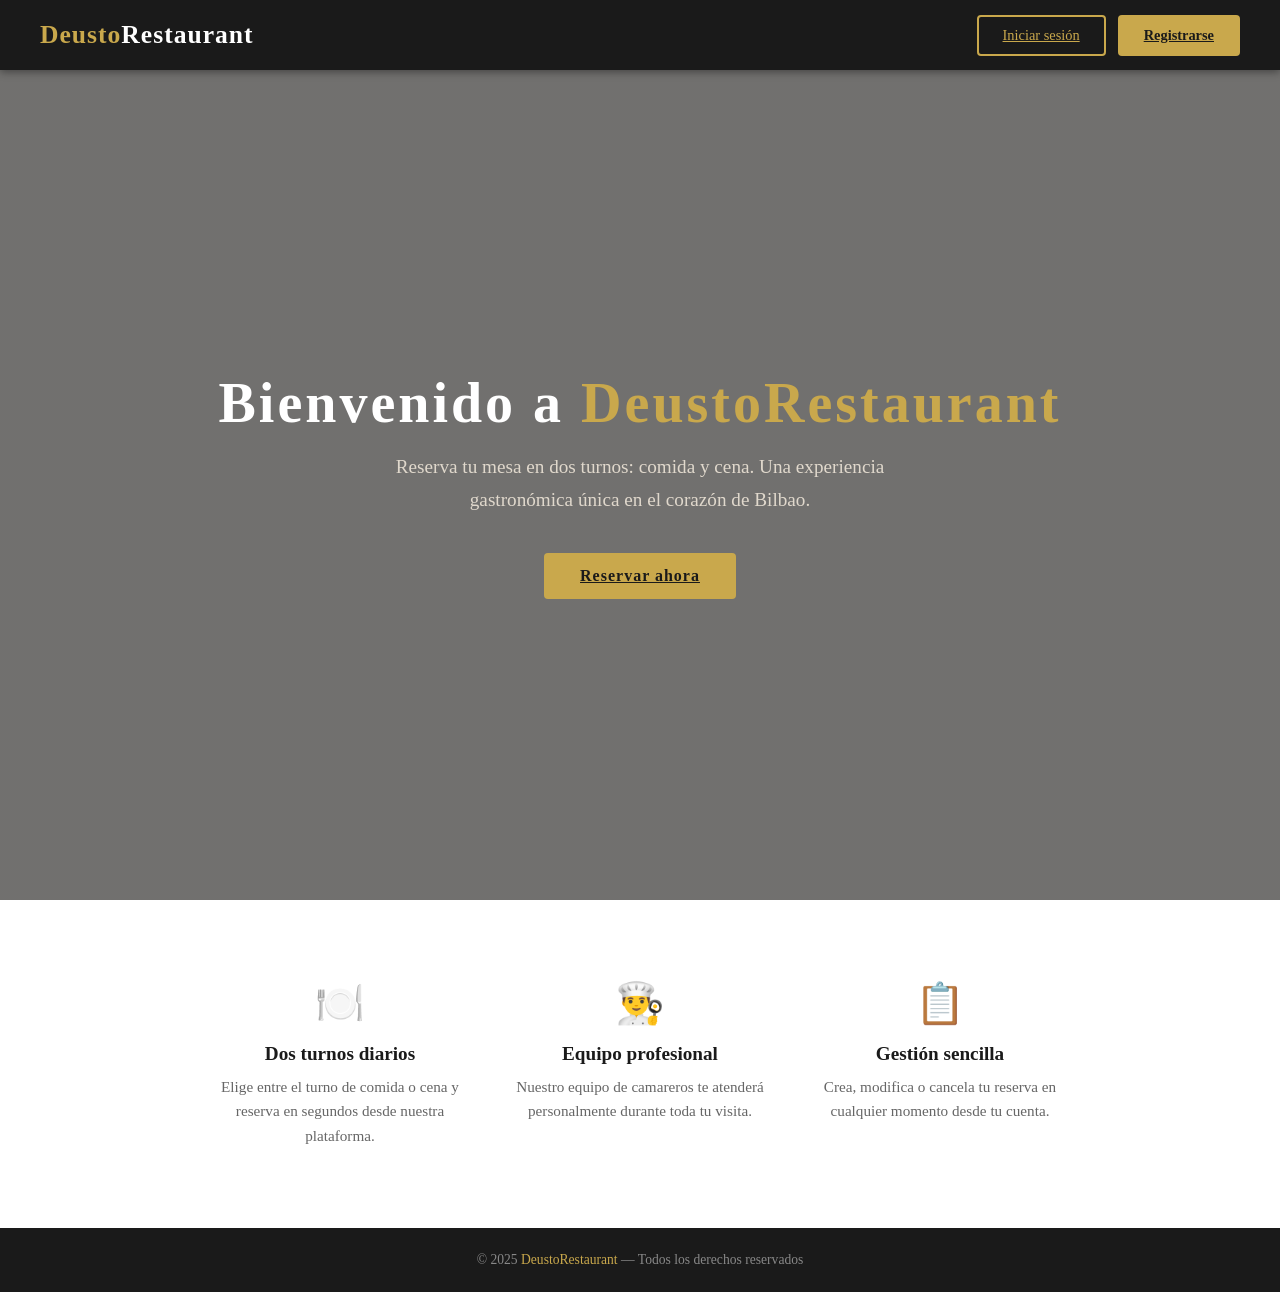
<file: frontend/index.html>
<!DOCTYPE html>
<html lang="es">
<head>
    <meta charset="UTF-8">
    <meta name="viewport" content="width=device-width, initial-scale=1.0">
    <title>DeustoRestaurant</title>
    <link rel="stylesheet" href="css/styles.css">
</head>
<body>

    <!-- NAVBAR -->
    <nav>
        <a class="nav-logo" href="index.html" style="text-decoration:none">Deusto<span>Restaurant</span></a>
        <div class="nav-buttons">
            <a href="login.html" class="btn btn-login">Iniciar sesión</a>
            <a href="registro.html" class="btn btn-register">Registrarse</a>
        </div>
    </nav>

    <!-- HERO -->
    <section class="hero">
        <h1>Bienvenido a <span>DeustoRestaurant</span></h1>
        <p>Reserva tu mesa en dos turnos: comida y cena. Una experiencia gastronómica única en el corazón de Bilbao.</p>
        <a href="registro.html" class="btn-hero">Reservar ahora</a>
    </section>

    <!-- INFO -->
    <section class="info-section">
        <div class="info-card">
            <div class="icon">🍽️</div>
            <h3>Dos turnos diarios</h3>
            <p>Elige entre el turno de comida o cena y reserva en segundos desde nuestra plataforma.</p>
        </div>
        <div class="info-card">
            <div class="icon">👨‍🍳</div>
            <h3>Equipo profesional</h3>
            <p>Nuestro equipo de camareros te atenderá personalmente durante toda tu visita.</p>
        </div>
        <div class="info-card">
            <div class="icon">📋</div>
            <h3>Gestión sencilla</h3>
            <p>Crea, modifica o cancela tu reserva en cualquier momento desde tu cuenta.</p>
        </div>
    </section>

    <!-- FOOTER -->
    <footer>
        <p>&copy; 2025 <span>DeustoRestaurant</span> — Todos los derechos reservados</p>
    </footer>

    <script src="js/app.js"></script>

</body>
</html>
                                                                                                                                                                                                                                                                                                                                                                                                                                                                                                                                                                                                                                                                                                                                                                                                                                                                                                                                                                                                                                                                                                                                                                                                                                                                                                                                                                                                                                                                                                                                                                                                                                                                                                                                                                                                                                                                                                                                                                                                                                                                                                                                                                                                                                                                                                                                                                                                                                                                                                                                                                                                                                                                                                                                                                                                                                                                                                                                                                                                                                                                                                                                                                                                                                                                                                                                                                                                                                                                                                                                                                                                                                                                                                                                                                                                                                                                                                                                                                                                                                                                                                                                                                                                                                                                                                                                                                                                                                                                                                                                                                                                                                                                                                                                                                                                                                                                                                                                                                                                                                                                                                                                                                                                                                                                                                                                                                                                                                                                                                                                                                                                                                                                                                                                                                                                                                                                                                                                                                                                                                                                                                                                                                                                                                                                                                                                                                                                                                                                                                                                                                                                                                                                                                                                                                                                                                                                                                                                                                                                                                                                                                                                                                                                                                                                                                                                                                                                                                                                                                                                                                                                                                                                                                                                                                                                                                                                                                                                                                                                                                                                                                                                                                                                                                                                                                                                                                                                                                                                                                                                                                                                                                                                                                                                                                                                                                                                                                                                                                                                                                                                                                                                                                                                                                                                                                                                                                                                                                                                                                                                                                                                                                                                                                                                                                                                                                                                                                                                                                                                                                                                                                                                                                                                                                                                                                                                                                                                                                                                                                                                                                                                                                                                                                                                                                                                                                                                                                                                                                                                                                                                                                                                                                                                                                                                                                                                                                                                                                                                                                                                                                                                                                                                                                                                                                                                                                                                                                                                                                                                                                                                                                                                                                                                                                                                                                                                                                                                                                                                                                                                                                                                                                                                                                                                                                                                                                                                                                                                                                                                                 
</file>
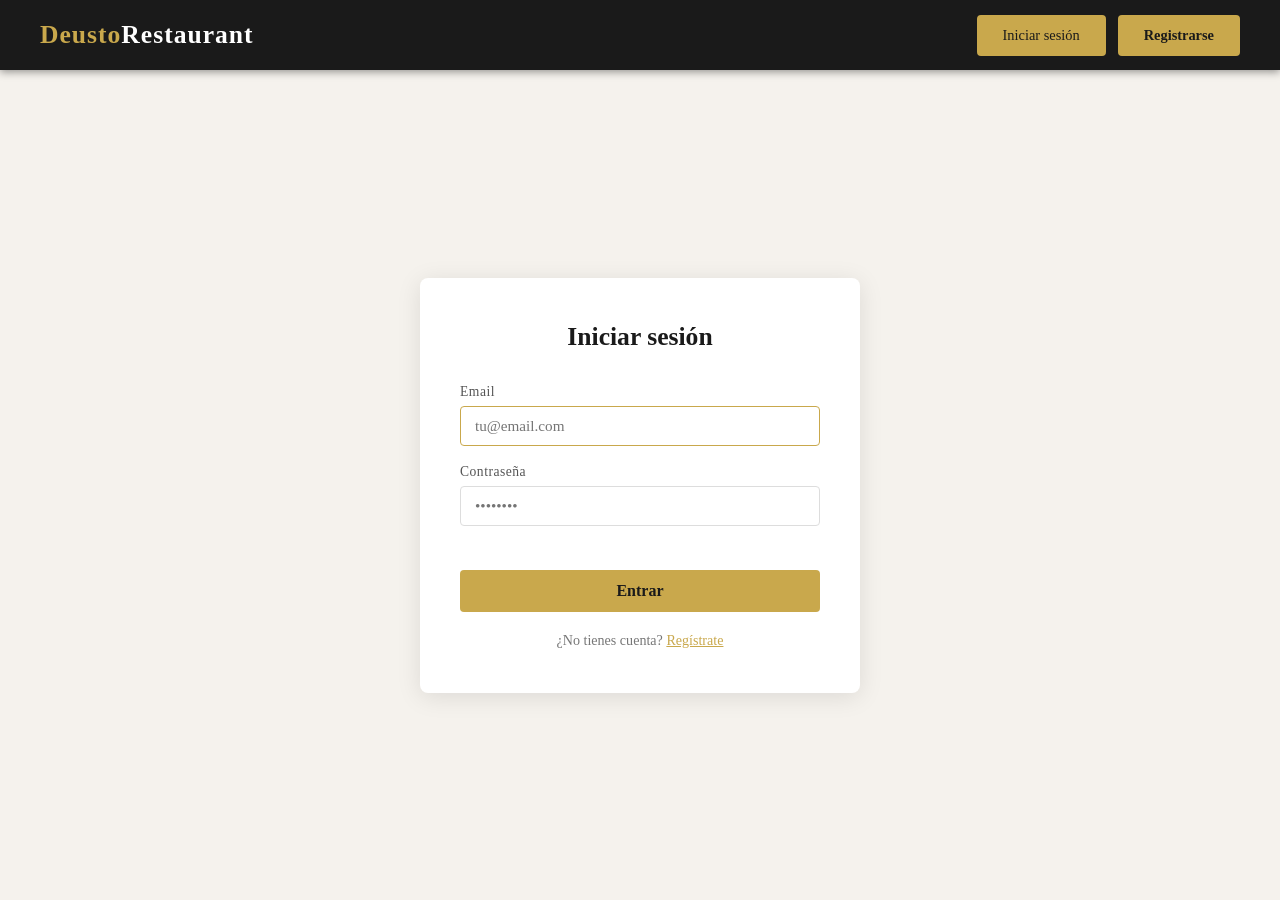
<file: frontend/dashboard.html>
<!DOCTYPE html>
<html lang="es">
<head>
    <meta charset="UTF-8">
    <meta name="viewport" content="width=device-width, initial-scale=1.0">
    <title>Inicio — DeustoRestaurant</title>
    <link rel="stylesheet" href="css/styles.css">
    <link rel="stylesheet" href="css/auth.css">
</head>
<body>

    <nav>
        <a class="nav-logo" href="index.html">Deusto<span>Restaurant</span></a>
        <div class="dashboard-nav-user">
            <span id="nav-nombre"></span>
            <button class="btn-logout" onclick="cerrarSesion()">Cerrar sesión</button>
        </div>
    </nav>

    <main class="dashboard-main">
        <h1>Hola, <span id="bienvenida-nombre"></span></h1>
        <p class="subtitle" id="subtitulo"></p>

        <!-- Opciones CLIENTE -->
        <div class="dashboard-cards" id="cards-cliente" style="display:none">
            <a class="dashboard-card" href="#">
                <div class="card-icon">📅</div>
                <h3>Nueva reserva</h3>
                <p>Reserva tu mesa para comida o cena en DeustoRestaurant.</p>
            </a>
            <a class="dashboard-card" href="#">
                <div class="card-icon">📋</div>
                <h3>Mis reservas</h3>
                <p>Consulta, modifica o cancela tus reservas activas.</p>
            </a>
            <a class="dashboard-card" href="#">
                <div class="card-icon">✉️</div>
                <h3>Mensajes</h3>
                <p>Consulta los mensajes del restaurante.</p>
            </a>
        </div>

        <!-- Opciones CAMARERO -->
        <div class="dashboard-cards" id="cards-camarero" style="display:none">
            <a class="dashboard-card" href="#">
                <div class="card-icon">📅</div>
                <h3>Mis turnos</h3>
                <p>Consulta las reservas asignadas a tu turno del día.</p>
            </a>
            <a class="dashboard-card" href="#">
                <div class="card-icon">✅</div>
                <h3>Gestionar reservas</h3>
                <p>Marca reservas como completadas o no-show.</p>
            </a>
            <a class="dashboard-card" href="#">
                <div class="card-icon">✉️</div>
                <h3>Mensajes</h3>
                <p>Consulta y envía mensajes al gerente.</p>
            </a>
        </div>

        <!-- Opciones GERENTE -->
        <div class="dashboard-cards" id="cards-gerente" style="display:none">
            <a class="dashboard-card" href="#">
                <div class="card-icon">🏠</div>
                <h3>Mi restaurante</h3>
                <p>Gestiona los datos y aforo de tu restaurante.</p>
            </a>
            <a class="dashboard-card" href="#">
                <div class="card-icon">👨‍🍳</div>
                <h3>Camareros</h3>
                <p>Contrata, asigna y gestiona el equipo de camareros.</p>
            </a>
            <a class="dashboard-card" href="#">
                <div class="card-icon">📋</div>
                <h3>Reservas</h3>
                <p>Consulta todas las reservas del restaurante.</p>
            </a>
            <a class="dashboard-card" href="#">
                <div class="card-icon">✉️</div>
                <h3>Mensajes</h3>
                <p>Comunícate con tu equipo de camareros.</p>
            </a>
        </div>
    </main>

    <script src="js/app.js"></script>
    <script src="js/dashboard.js"></script>
</body>
</html>
</file>
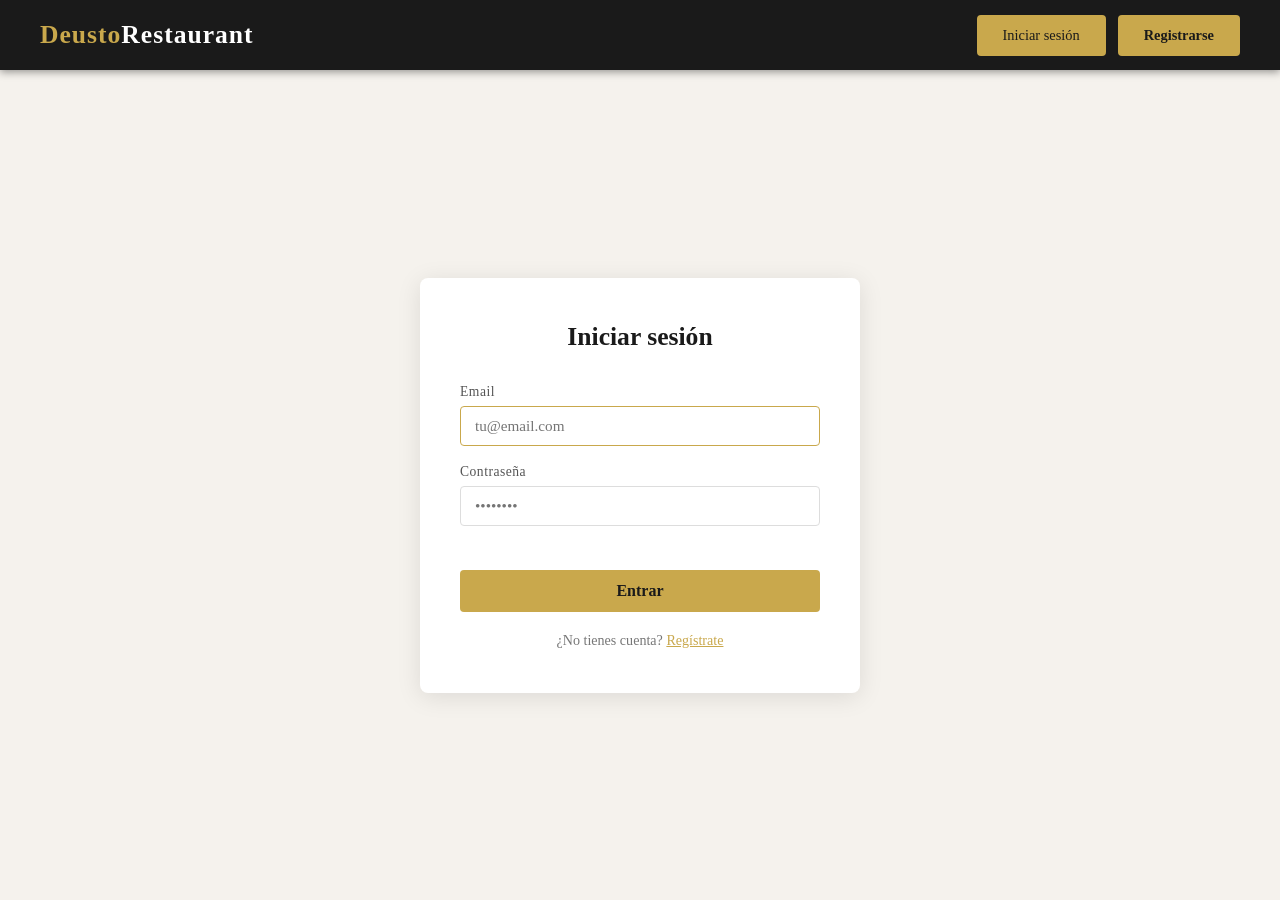
<file: frontend/login.html>
<!DOCTYPE html>
<html lang="es">
<head>
    <meta charset="UTF-8">
    <meta name="viewport" content="width=device-width, initial-scale=1.0">
    <title>Iniciar sesión — DeustoRestaurant</title>
    <link rel="stylesheet" href="css/styles.css">
    <link rel="stylesheet" href="css/auth.css">
</head>
<body class="auth-page">

    <nav>
        <a class="nav-logo" href="index.html">Deusto<span>Restaurant</span></a>
        <div class="nav-buttons">
            <a href="login.html" class="btn btn-login active-nav">Iniciar sesión</a>
            <a href="registro.html" class="btn btn-register">Registrarse</a>
        </div>
    </nav>

    <main class="auth-container">
        <div class="auth-card">
            <h2>Iniciar sesión</h2>
            <form id="form-login" onsubmit="submitLogin(event)">
                <div class="form-group">
                    <label>Email</label>
                    <input type="email" id="login-email" placeholder="tu@email.com" required autofocus>
                </div>
                <div class="form-group">
                    <label>Contraseña</label>
                    <input type="password" id="login-password" placeholder="••••••••" required>
                </div>
                <p class="error-msg" id="login-error"></p>
                <button type="submit" class="btn-submit">Entrar</button>
            </form>
            <div class="auth-switch">
                ¿No tienes cuenta? <a href="registro.html">Regístrate</a>
            </div>
        </div>
    </main>

    <script src="js/app.js"></script>
    <script src="js/login.js"></script>
</body>
</html>
</file>
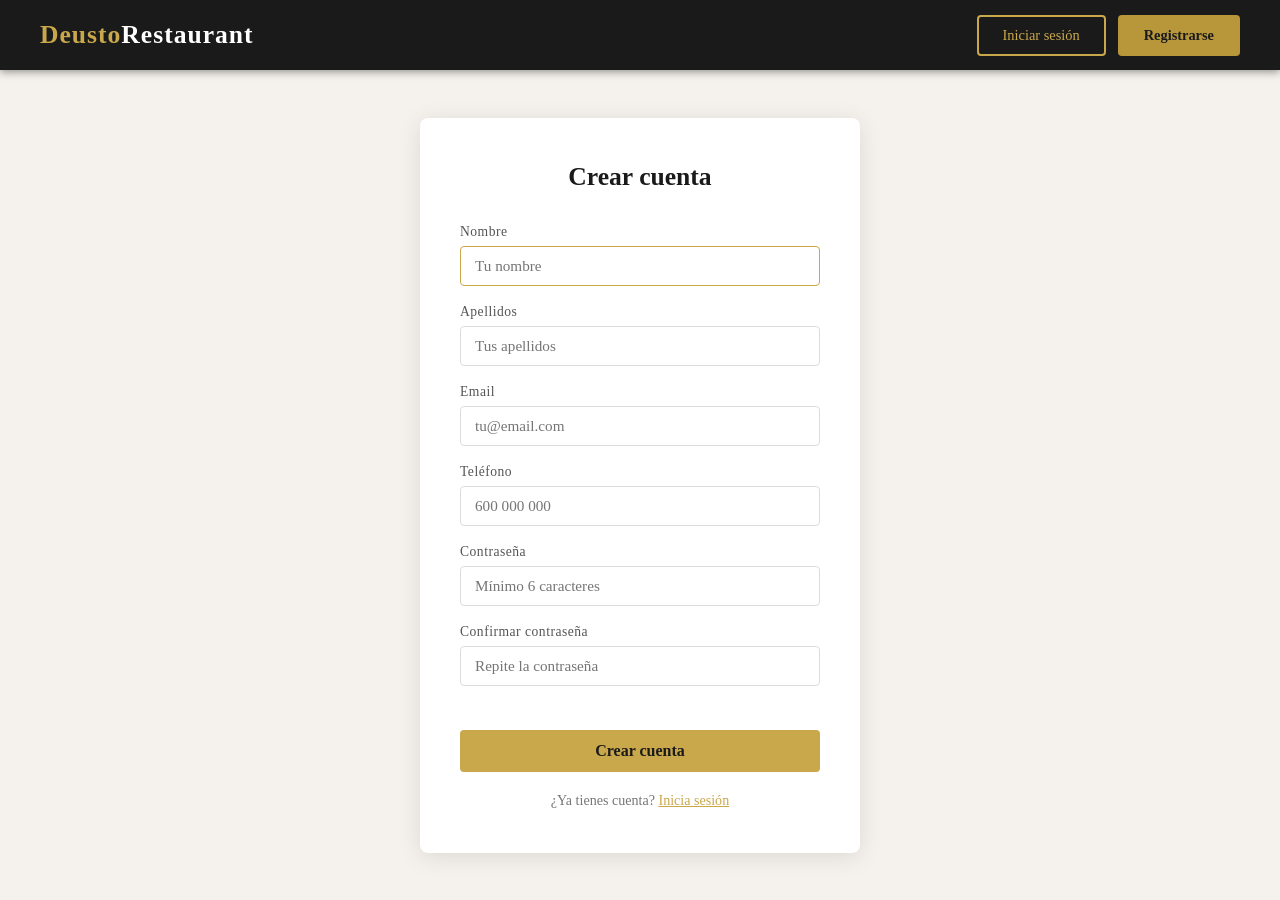
<file: frontend/registro.html>
<!DOCTYPE html>
<html lang="es">
<head>
    <meta charset="UTF-8">
    <meta name="viewport" content="width=device-width, initial-scale=1.0">
    <title>Crear cuenta — DeustoRestaurant</title>
    <link rel="stylesheet" href="css/styles.css">
    <link rel="stylesheet" href="css/auth.css">
</head>
<body class="auth-page">

    <nav>
        <a class="nav-logo" href="index.html">Deusto<span>Restaurant</span></a>
        <div class="nav-buttons">
            <a href="login.html" class="btn btn-login">Iniciar sesión</a>
            <a href="registro.html" class="btn btn-register active-nav">Registrarse</a>
        </div>
    </nav>

    <main class="auth-container">
        <div class="auth-card">
            <h2>Crear cuenta</h2>
            <form id="form-registro" onsubmit="submitRegistro(event)">
                <div class="form-group">
                    <label>Nombre</label>
                    <input type="text" id="reg-nombre" placeholder="Tu nombre" required autofocus>
                </div>
                <div class="form-group">
                    <label>Apellidos</label>
                    <input type="text" id="reg-apellidos" placeholder="Tus apellidos" required>
                </div>
                <div class="form-group">
                    <label>Email</label>
                    <input type="email" id="reg-email" placeholder="tu@email.com" required>
                </div>
                <div class="form-group">
                    <label>Teléfono</label>
                    <input type="tel" id="reg-telefono" placeholder="600 000 000">
                </div>
                <div class="form-group">
                    <label>Contraseña</label>
                    <input type="password" id="reg-password" placeholder="Mínimo 6 caracteres" required minlength="6">
                </div>
                <div class="form-group">
                    <label>Confirmar contraseña</label>
                    <input type="password" id="reg-password2" placeholder="Repite la contraseña" required>
                </div>
                <p class="error-msg" id="reg-error"></p>
                <button type="submit" class="btn-submit">Crear cuenta</button>
            </form>
            <div class="auth-switch">
                ¿Ya tienes cuenta? <a href="login.html">Inicia sesión</a>
            </div>
        </div>
    </main>

    <script src="js/app.js"></script>
    <script src="js/registro.js"></script>
</body>
</html>
</file>
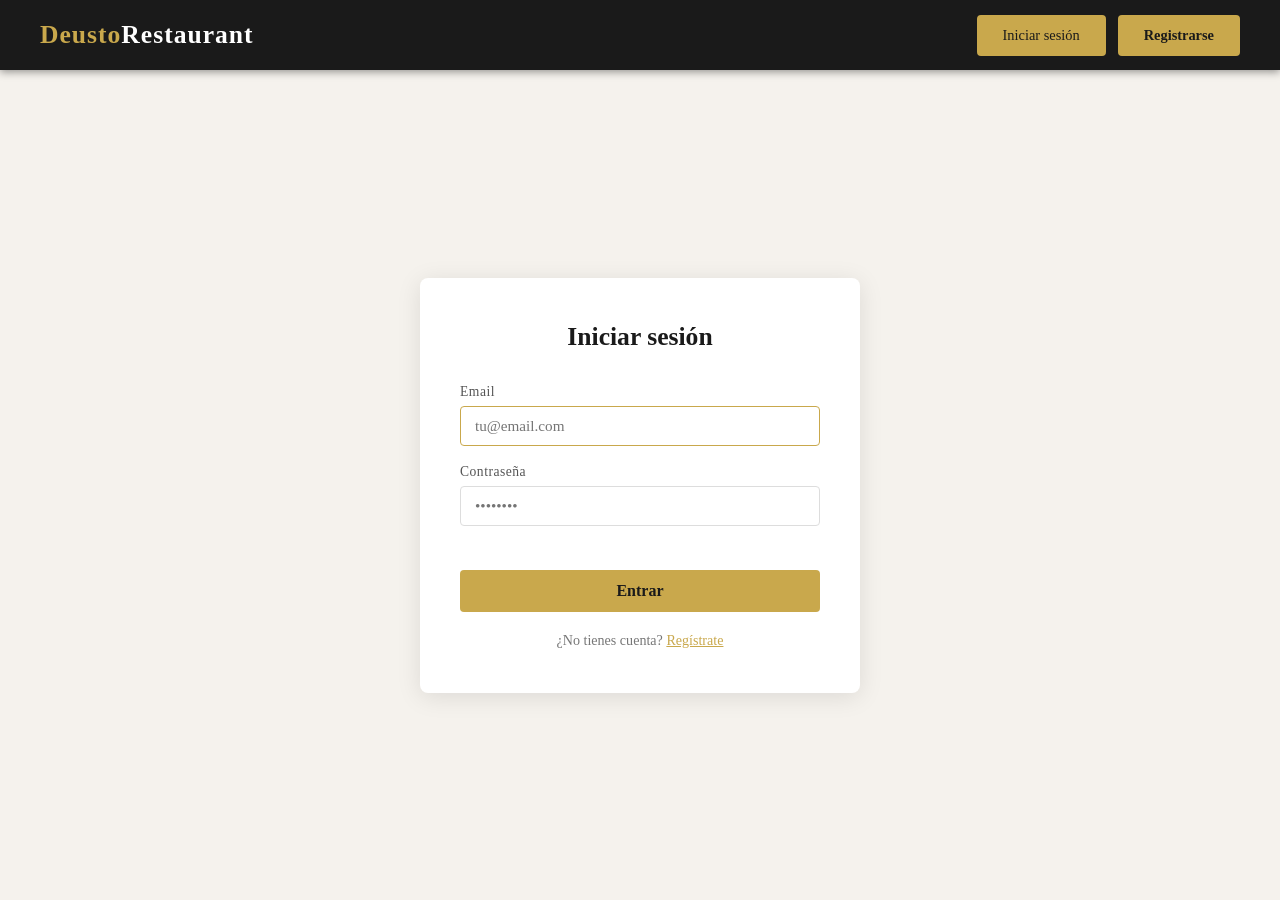
<file: src/main/resources/static/dashboard-camarero.html>
<!DOCTYPE html>
<html lang="es">
<head>
    <meta charset="UTF-8">
    <meta name="viewport" content="width=device-width, initial-scale=1.0">
    <title>Panel Camarero — DeustoRestaurant</title>
    <link rel="stylesheet" href="css/styles.css">
    <link rel="stylesheet" href="css/auth.css">
    <style>
        .tabs { display:flex; gap:8px; margin-bottom:36px; border-bottom:2px solid #e8e3da; }
        .tab-btn {
            padding:12px 28px; background:transparent; border:none; border-bottom:3px solid transparent;
            font-family:'Georgia',serif; font-size:1rem; color:#888; cursor:pointer; transition:all 0.2s; margin-bottom:-2px;
        }
        .tab-btn.active { color:#1a1a1a; border-bottom-color:#c9a84c; font-weight:bold; }
        .tab-btn:hover:not(.active) { color:#555; }
        .tab-panel { display:none; }
        .tab-panel.active { display:block; }
        .form-grid { display:grid; grid-template-columns:1fr 1fr; gap:20px; }
        .form-group { display:flex; flex-direction:column; gap:6px; }
        .form-group.full { grid-column:1/-1; }
        .form-group label { font-size:0.85rem; color:#555; font-weight:bold; }
        .form-group input, .form-group select, .form-group textarea {
            padding:10px 14px; border:1px solid #ddd; border-radius:4px;
            font-family:'Georgia',serif; font-size:0.95rem; outline:none; transition:border-color 0.2s;
        }
        .form-group input:focus, .form-group select:focus { border-color:#c9a84c; }
        .form-group textarea { resize:vertical; min-height:80px; }
        .btn-submit {
            padding:12px 32px; background:#c9a84c; color:#1a1a1a; border:none; border-radius:4px;
            font-family:'Georgia',serif; font-size:1rem; font-weight:bold; cursor:pointer; transition:background 0.2s;
        }
        .btn-submit:hover { background:#b8973b; }
        .form-card { background:#fff; border-radius:8px; padding:36px; box-shadow:0 2px 12px rgba(0,0,0,0.07); max-width:620px; }
        .success-msg { color:#2e7d32; font-size:0.9rem; margin-top:10px; display:block; }
        .error-msg   { color:#c0392b; font-size:0.9rem; margin-top:10px; display:block; }
        table { width:100%; border-collapse:collapse; background:#fff; border-radius:8px; overflow:hidden; box-shadow:0 2px 12px rgba(0,0,0,0.07); }
        thead { background:#1a1a1a; color:#c9a84c; }
        thead th { padding:14px 20px; text-align:left; font-size:0.85rem; letter-spacing:0.5px; }
        tbody tr { border-bottom:1px solid #f0ece4; transition:background 0.15s; }
        tbody tr:hover { background:#faf8f5; }
        tbody td { padding:14px 20px; font-size:0.92rem; color:#333; }
        .empty-msg { text-align:center; color:#aaa; padding:32px; font-size:0.95rem; }
        .badge { display:inline-block; padding:4px 12px; border-radius:20px; font-size:0.78rem; font-weight:bold; }
        .badge-confirmada { background:#e8f5e9; color:#2e7d32; }
        .badge-pendiente  { background:#fff8e1; color:#f57f17; }
        .badge-completada { background:#e3f2fd; color:#1565c0; }
        .badge-cancelada  { background:#fce4ec; color:#c62828; }
        .badge-no_show    { background:#f3e5f5; color:#6a1b9a; }
        .filtros { display:flex; align-items:center; gap:16px; margin-bottom:24px; flex-wrap:wrap; }
        .filtros label { font-size:0.85rem; color:#555; font-weight:bold; }
        .filtros input, .filtros select {
            padding:8px 14px; border:1px solid #ddd; border-radius:4px;
            font-family:'Georgia',serif; font-size:0.9rem; outline:none;
        }
        .filtros input:focus, .filtros select:focus { border-color:#c9a84c; }
        .btn-buscar {
            padding:8px 20px; background:#c9a84c; color:#1a1a1a; border:none; border-radius:4px;
            font-family:'Georgia',serif; font-weight:bold; cursor:pointer; transition:background 0.2s;
        }
        .btn-buscar:hover { background:#b8973b; }
        .btn-editar {
            padding:6px 14px; background:transparent; border:1px solid #1565c0; color:#1565c0;
            border-radius:4px; font-family:'Georgia',serif; font-size:0.82rem; cursor:pointer; transition:all 0.2s;
        }
        .btn-editar:hover { background:#1565c0; color:#fff; }
        .seccion-titulo { font-size:1.3rem; color:#1a1a1a; margin-bottom:24px; border-bottom:2px solid #c9a84c; padding-bottom:8px; }
        .modal-overlay { display:none; position:fixed; inset:0; background:rgba(0,0,0,0.5); z-index:100; justify-content:center; align-items:center; }
        .modal-overlay.open { display:flex; }
        .modal { background:#fff; border-radius:8px; padding:36px; width:100%; max-width:400px; box-shadow:0 8px 40px rgba(0,0,0,0.2); }
        .modal h3 { font-size:1.2rem; margin-bottom:20px; color:#1a1a1a; }
        .modal-actions { display:flex; gap:12px; margin-top:24px; justify-content:flex-end; }
        .btn-secondary {
            padding:10px 20px; background:transparent; border:1px solid #bbb; color:#555;
            border-radius:4px; font-family:'Georgia',serif; cursor:pointer; transition:all 0.2s;
        }
        .btn-secondary:hover { border-color:#555; color:#333; }
    </style>
</head>
<body>
    <nav>
        <a class="nav-logo" href="index.html">Deusto<span>Restaurant</span></a>
        <div class="dashboard-nav-user">
            <span id="nav-nombre"></span>
            <button class="btn-logout" onclick="cerrarSesion()">Cerrar sesión</button>
        </div>
    </nav>

    <main class="dashboard-main">
        <h1>Panel <span>Camarero</span></h1>
        <p class="subtitle" id="subtitulo"></p>
        <div class="tabs">
            <button class="tab-btn active" data-tab="crear" onclick="cambiarTab('crear')">🍽 Crear reserva</button>
            <button class="tab-btn" data-tab="reservas" onclick="cambiarTab('reservas')">📋 Visualizar reservas</button>
        </div>

        <!-- CREAR RESERVA -->
        <div class="tab-panel active" id="tab-crear">
            <div class="form-card">
                <h2 class="seccion-titulo">Nueva reserva</h2>
                <form id="form-reserva" onsubmit="crearReserva(event)">
                    <div class="form-grid">
                        <div class="form-group full">
                            <label>Restaurante</label>
                            <select id="res-restaurante" required onchange="actualizarRestaurante()">
                                <option value="">Selecciona un restaurante...</option>
                            </select>
                        </div>
                        <div class="form-group full">
                            <label>Cliente</label>
                            <select id="res-cliente" required>
                                <option value="">— Selecciona cliente —</option>
                            </select>
                        </div>
                        <div class="form-group">
                            <label>Fecha</label>
                            <input type="date" id="res-fecha" required>
                        </div>
                        <div class="form-group">
                            <label>Turno</label>
                            <select id="res-turno" required>
                                <option value="">— Selecciona —</option>
                                <option value="COMIDA">🍽 Comida (13:00 – 16:00)</option>
                                <option value="CENA">🌙 Cena (20:00 – 23:00)</option>
                            </select>
                        </div>
                        <div class="form-group">
                            <label>Número de comensales</label>
                            <input type="number" id="res-comensales" min="1" max="20" placeholder="Ej: 2" required>
                        </div>
                        <div class="form-group full">
                            <label>Observaciones (opcional)</label>
                            <textarea id="res-obs" placeholder="Alergias, silla para bebé..."></textarea>
                        </div>
                    </div>
                    <br>
                    <button type="submit" class="btn-submit">Crear reserva</button>
                    <span class="error-msg" id="res-error"></span>
                    <span class="success-msg" id="res-ok"></span>
                </form>
            </div>
        </div>

        <!-- VISUALIZAR RESERVAS -->
        <div class="tab-panel" id="tab-reservas">
            <h2 class="seccion-titulo">Reservas del restaurante</h2>
            <div class="filtros">
                <label>Restaurante:</label>
                <select id="filtro-restaurante" onchange="cargarReservas()">
                    <option value="">Todos</option>
                </select>
                <label>Fecha:</label>
                <input type="date" id="filtro-fecha">
                <label>Turno:</label>
                <select id="filtro-turno">
                    <option value="">Todos</option>
                    <option value="COMIDA">Comida</option>
                    <option value="CENA">Cena</option>
                </select>
                <button class="btn-buscar" onclick="cargarReservas()">Buscar</button>
            </div>
            <table>
                <thead>
                    <tr><th>Restaurante</th><th>Cliente</th><th>Fecha</th><th>Turno</th><th>Comensales</th><th>Estado</th><th></th></tr>
                </thead>
                <tbody id="tabla-reservas">
                    <tr><td colspan="7" class="empty-msg">Selecciona una fecha para ver reservas.</td></tr>
                </tbody>
            </table>

            <div style="margin-top:2.5rem;">
                <h3 class="seccion-titulo" style="font-size:1.1rem;color:#c62828;display:flex;align-items:center;gap:8px;">
                    <span style="display:inline-block;width:10px;height:10px;border-radius:50%;background:#f57f17;"></span>
                    Reservas pendientes de confirmar
                </h3>
                <table>
                    <thead>
                        <tr><th>Restaurante</th><th>Cliente</th><th>Fecha</th><th>Turno</th><th>Comensales</th><th>Observaciones</th><th></th></tr>
                    </thead>
                    <tbody id="tabla-pendientes">
                        <tr><td colspan="7" class="empty-msg">Cargando...</td></tr>
                    </tbody>
                </table>
            </div>
        </div>
    </main>

    <!-- Modal editar estado -->
    <div class="modal-overlay" id="modal-estado">
        <div class="modal">
            <h3>Cambiar estado de reserva</h3>
            <div class="form-group">
                <label>Nuevo estado</label>
                <select id="nuevo-estado">
                    <option value="PENDIENTE">PENDIENTE</option>
                    <option value="CONFIRMADA">CONFIRMADA</option>
                    <option value="COMPLETADA">COMPLETADA</option>
                    <option value="NO_SHOW">NO_SHOW</option>
                </select>
            </div>
            <div class="modal-actions">
                <button class="btn-secondary" onclick="cerrarModal()">Cancelar</button>
                <button class="btn-submit" onclick="guardarEstado()">Guardar</button>
            </div>
        </div>
    </div>

    <script src="js/app.js"></script>
    <script>
        const usuario = JSON.parse(sessionStorage.getItem('usuario'));
        if (!usuario || usuario.rol !== 'CAMARERO') window.location.href = 'login.html';

        document.getElementById('nav-nombre').textContent = usuario.nombre + ' ' + (usuario.apellidos || '');
        document.getElementById('subtitulo').textContent = usuario.nombreRestaurante || '';
        document.getElementById('res-fecha').min = new Date().toISOString().split('T')[0];
        document.getElementById('filtro-fecha').value = new Date().toISOString().split('T')[0];

        let restauranteId = null;
        let reservaEditandoId = null;
        let todosRestaurantes = [];

        async function init() {
            try {
                const r = await fetch(`${API_BASE}/restaurantes/activos`);
                todosRestaurantes = await r.json();

                const selRest = document.getElementById('res-restaurante');
                const filtroRest = document.getElementById('filtro-restaurante');
                todosRestaurantes.forEach(rest => {
                    const opt1 = document.createElement('option');
                    opt1.value = rest.id;
                    opt1.textContent = rest.nombre + (rest.direccion ? ' — ' + rest.direccion : '');
                    selRest.appendChild(opt1);

                    const opt2 = document.createElement('option');
                    opt2.value = rest.id;
                    opt2.textContent = rest.nombre;
                    filtroRest.appendChild(opt2);
                });
                if (todosRestaurantes.length) restauranteId = todosRestaurantes[0].id;

                const rc = await fetch(`${API_BASE}/usuarios/rol/CLIENTE`);
                const clientes = await rc.json();
                const sel = document.getElementById('res-cliente');
                clientes.forEach(c => {
                    const opt = document.createElement('option');
                    opt.value = c.id;
                    opt.textContent = c.nombre + ' ' + (c.apellidos || '') + ' — ' + c.email;
                    sel.appendChild(opt);
                });
            } catch(e) { console.error(e); }
        }

        function actualizarRestaurante() {
            restauranteId = parseInt(document.getElementById('res-restaurante').value);
        }

        function cambiarTab(nombre) {
            document.querySelectorAll('.tab-btn').forEach(b => b.classList.toggle('active', b.dataset.tab === nombre));
            document.querySelectorAll('.tab-panel').forEach(p => p.classList.toggle('active', p.id === 'tab-' + nombre));
            if (nombre === 'reservas') { cargarReservas(); cargarPendientes(); }
        }

        async function crearReserva(e) {
            e.preventDefault();
            const errorEl = document.getElementById('res-error');
            const okEl    = document.getElementById('res-ok');
            errorEl.textContent = ''; okEl.textContent = '';
            if (!restauranteId) { errorEl.textContent = 'Selecciona un restaurante.'; return; }

            const body = {
                fecha: document.getElementById('res-fecha').value,
                turno: document.getElementById('res-turno').value,
                numComensales: parseInt(document.getElementById('res-comensales').value),
                observaciones: document.getElementById('res-obs').value.trim(),
                clienteId: parseInt(document.getElementById('res-cliente').value),
                restauranteId
            };
            try {
                const res = await fetch(`${API_BASE}/reservas`, {
                    method: 'POST', headers: { 'Content-Type': 'application/json' }, body: JSON.stringify(body)
                });
                if (res.status === 400) { errorEl.textContent = 'No quedan plazas disponibles para ese turno.'; return; }
                if (!res.ok) { errorEl.textContent = 'Error del servidor.'; return; }
                okEl.textContent = '¡Reserva creada con éxito!';
                document.getElementById('form-reserva').reset();
                document.getElementById('res-fecha').min = new Date().toISOString().split('T')[0];
            } catch { errorEl.textContent = 'No se pudo conectar con el servidor.'; }
        }

        async function cargarReservas() {
            const tbody = document.getElementById('tabla-reservas');
            tbody.innerHTML = '<tr><td colspan="7" class="empty-msg">Cargando...</td></tr>';
            try {
                const filtroRestId = document.getElementById('filtro-restaurante').value;
                const fecha = document.getElementById('filtro-fecha').value;
                const turno = document.getElementById('filtro-turno').value;

                let reservas = [];
                if (filtroRestId) {
                    const res = await fetch(`${API_BASE}/reservas/restaurante/${filtroRestId}`);
                    reservas = await res.json();
                } else {
                    const promesas = todosRestaurantes.map(r => fetch(`${API_BASE}/reservas/restaurante/${r.id}`).then(r => r.json()));
                    const resultados = await Promise.all(promesas);
                    reservas = resultados.flat();
                }

                if (fecha) reservas = reservas.filter(r => r.fecha === fecha);
                if (turno) reservas = reservas.filter(r => r.turno === turno);

                if (!reservas.length) { tbody.innerHTML = '<tr><td colspan="7" class="empty-msg">No hay reservas para ese filtro.</td></tr>'; return; }
                tbody.innerHTML = reservas.map(r => `
                    <tr>
                        <td>${r.nombreRestaurante || '—'}</td>
                        <td>${r.nombreCliente || '—'}</td>
                        <td>${r.fecha}</td>
                        <td>${r.turno === 'COMIDA' ? '🍽 Comida' : '🌙 Cena'}</td>
                        <td>${r.numComensales} personas</td>
                        <td><span class="badge badge-${r.estado.toLowerCase()}">${r.estado}</span></td>
                        <td><button class="btn-editar" onclick="abrirModal(${r.id}, '${r.estado}')">Editar estado</button></td>
                    </tr>`).join('');
            } catch { tbody.innerHTML = '<tr><td colspan="7" class="empty-msg">Error al cargar.</td></tr>'; }
        }

        async function cargarPendientes() {
            const filtroRest = document.getElementById('filtro-restaurante').value;
            const tbody = document.getElementById('tabla-pendientes');
            const url = filtroRest
                ? `${API_BASE}/reservas/pendientes/restaurante/${filtroRest}`
                : `${API_BASE}/reservas/pendientes`;
            try {
                const res = await fetch(url);
                const pendientes = await res.json();
                if (!pendientes.length) {
                    tbody.innerHTML = '<tr><td colspan="7" class="empty-msg">No hay reservas pendientes.</td></tr>';
                    return;
                }
                tbody.innerHTML = pendientes.map(r => `
                    <tr>
                        <td>${r.nombreRestaurante}</td>
                        <td>${r.nombreCliente}</td>
                        <td>${r.fecha}</td>
                        <td>${r.turno}</td>
                        <td>${r.numComensales}</td>
                        <td>${r.observaciones || '—'}</td>
                        <td><button class="btn-editar" onclick="confirmarReserva(${r.id})">Confirmar</button></td>
                    </tr>`).join('');
            } catch { tbody.innerHTML = '<tr><td colspan="7" class="empty-msg">Error al cargar.</td></tr>'; }
        }

        async function confirmarReserva(id) {
            await fetch(`${API_BASE}/reservas/${id}/estado`, {
                method: 'PUT', headers: { 'Content-Type': 'application/json' },
                body: JSON.stringify({ estado: 'CONFIRMADA' })
            });
            cargarReservas();
            cargarPendientes();
        }

        function abrirModal(id, estadoActual) {
            reservaEditandoId = id;
            document.getElementById('nuevo-estado').value = estadoActual;
            document.getElementById('modal-estado').classList.add('open');
        }
        function cerrarModal() {
            reservaEditandoId = null;
            document.getElementById('modal-estado').classList.remove('open');
        }
        async function guardarEstado() {
            const estado = document.getElementById('nuevo-estado').value;
            await fetch(`${API_BASE}/reservas/${reservaEditandoId}/estado`, {
                method: 'PUT', headers: { 'Content-Type': 'application/json' }, body: JSON.stringify({ estado })
            });
            cerrarModal();
            cargarReservas();
            cargarPendientes();
        }

        function cerrarSesion() { sessionStorage.removeItem('usuario'); window.location.href = 'login.html'; }
        init();
    </script>
</body>
</html>
</file>
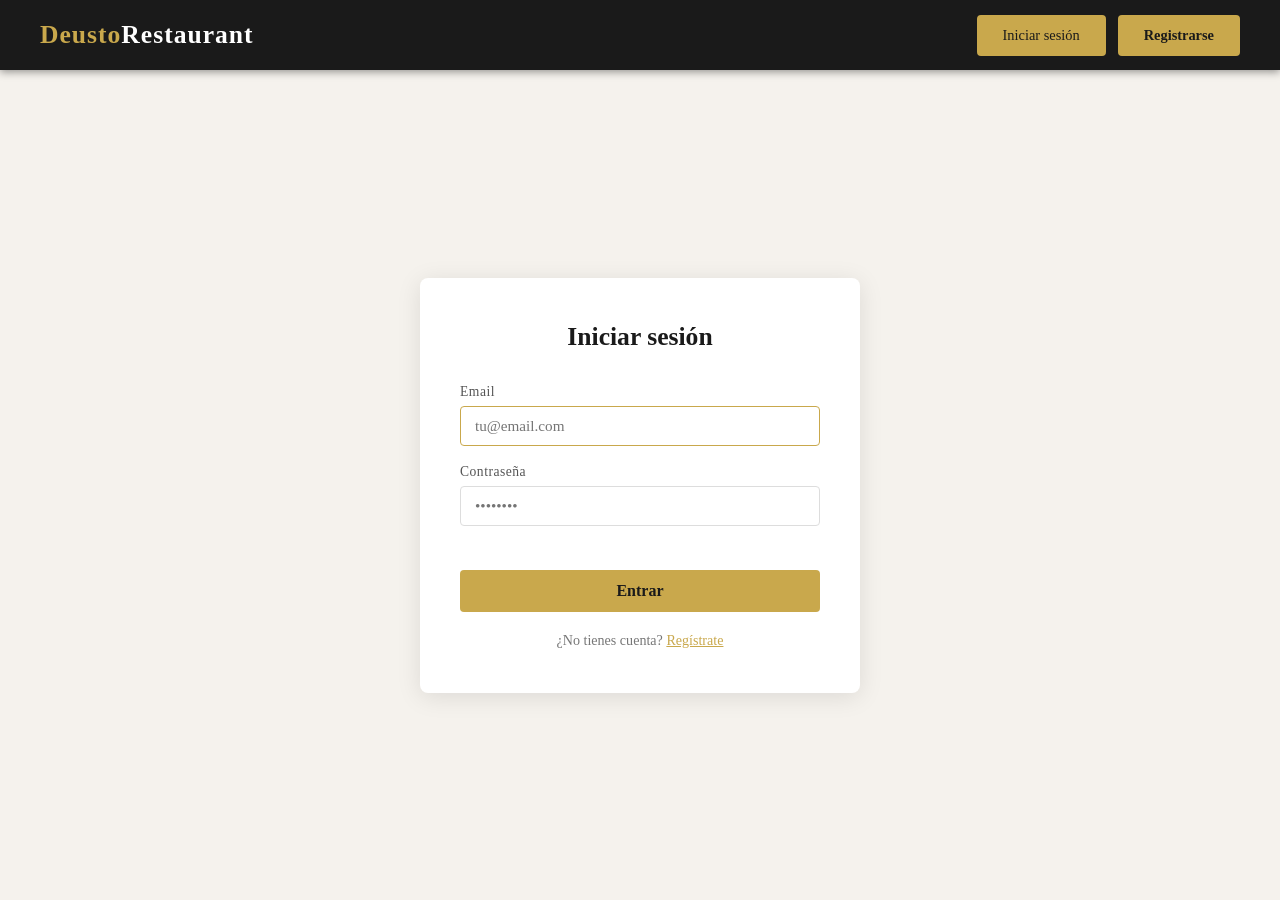
<file: src/main/resources/static/dashboard-cliente.html>
<!DOCTYPE html>
<html lang="es">
<head>
    <meta charset="UTF-8">
    <meta name="viewport" content="width=device-width, initial-scale=1.0">
    <title>Mi Panel — DeustoRestaurant</title>
    <link rel="stylesheet" href="css/styles.css">
    <link rel="stylesheet" href="css/auth.css">
    <style>
        .tabs { display:flex; gap:8px; margin-bottom:36px; border-bottom:2px solid #e8e3da; }
        .tab-btn {
            padding:12px 28px; background:transparent; border:none; border-bottom:3px solid transparent;
            font-family:'Georgia',serif; font-size:1rem; color:#888; cursor:pointer; transition:all 0.2s; margin-bottom:-2px;
        }
        .tab-btn.active { color:#1a1a1a; border-bottom-color:#c9a84c; font-weight:bold; }
        .tab-btn:hover:not(.active) { color:#555; }
        .tab-panel { display:none; }
        .tab-panel.active { display:block; }
        .form-grid { display:grid; grid-template-columns:1fr 1fr; gap:20px; }
        .form-group { display:flex; flex-direction:column; gap:6px; }
        .form-group.full { grid-column:1/-1; }
        .form-group label { font-size:0.85rem; color:#555; font-weight:bold; }
        .form-group input, .form-group select, .form-group textarea {
            padding:10px 14px; border:1px solid #ddd; border-radius:4px;
            font-family:'Georgia',serif; font-size:0.95rem; outline:none; transition:border-color 0.2s;
        }
        .form-group input:focus, .form-group select:focus, .form-group textarea:focus { border-color:#c9a84c; }
        .form-group textarea { resize:vertical; min-height:80px; }
        .btn-submit {
            padding:12px 32px; background:#c9a84c; color:#1a1a1a; border:none; border-radius:4px;
            font-family:'Georgia',serif; font-size:1rem; font-weight:bold; cursor:pointer; transition:background 0.2s;
        }
        .btn-submit:hover { background:#b8973b; }
        .form-card { background:#fff; border-radius:8px; padding:36px; box-shadow:0 2px 12px rgba(0,0,0,0.07); max-width:620px; }
        .success-msg { color:#2e7d32; font-size:0.9rem; margin-top:10px; display:block; }
        .error-msg   { color:#c0392b; font-size:0.9rem; margin-top:10px; display:block; }
        table { width:100%; border-collapse:collapse; background:#fff; border-radius:8px; overflow:hidden; box-shadow:0 2px 12px rgba(0,0,0,0.07); }
        thead { background:#1a1a1a; color:#c9a84c; }
        thead th { padding:14px 20px; text-align:left; font-size:0.85rem; letter-spacing:0.5px; }
        tbody tr { border-bottom:1px solid #f0ece4; transition:background 0.15s; }
        tbody tr:hover { background:#faf8f5; }
        tbody td { padding:14px 20px; font-size:0.92rem; color:#333; }
        .empty-msg { text-align:center; color:#aaa; padding:32px; font-size:0.95rem; }
        .badge { display:inline-block; padding:4px 12px; border-radius:20px; font-size:0.78rem; font-weight:bold; }
        .badge-confirmada { background:#e8f5e9; color:#2e7d32; }
        .badge-pendiente  { background:#fff8e1; color:#f57f17; }
        .badge-completada { background:#e3f2fd; color:#1565c0; }
        .badge-cancelada  { background:#fce4ec; color:#c62828; }
        .badge-no_show    { background:#f3e5f5; color:#6a1b9a; }
        .btn-cancelar {
            padding:6px 14px; background:transparent; border:1px solid #c62828; color:#c62828;
            border-radius:4px; font-family:'Georgia',serif; font-size:0.82rem; cursor:pointer; transition:all 0.2s;
        }
        .btn-cancelar:hover { background:#c62828; color:#fff; }
        .seccion-titulo { font-size:1.3rem; color:#1a1a1a; margin-bottom:24px; border-bottom:2px solid #c9a84c; padding-bottom:8px; }
        .disponibilidad-info {
            background:#faf8f5; border-radius:6px; padding:12px 16px;
            display:none; align-items:center; gap:12px; margin-bottom:8px;
        }
        .disponibilidad-info.visible { display:flex; }
        .disponibilidad-numero { font-size:1.8rem; font-weight:bold; color:#c9a84c; }
        .disponibilidad-texto { font-size:0.88rem; color:#555; }
        .disponibilidad-texto.lleno { color:#c62828; font-weight:bold; }

        /* ── Notificaciones ── */
        .notif-btn { position:relative; background:none; border:none; cursor:pointer; font-size:1.3rem; padding:4px 8px; color:#fff; }
        .notif-badge { position:absolute; top:0; right:0; background:#c62828; color:#fff; border-radius:50%; font-size:0.65rem; font-weight:bold; min-width:17px; height:17px; display:flex; align-items:center; justify-content:center; padding:0 3px; }
        .notif-panel { display:none; position:absolute; top:calc(100% + 8px); right:0; width:340px; max-height:420px; background:#fff; border-radius:10px; box-shadow:0 8px 30px rgba(0,0,0,0.18); z-index:1000; overflow:hidden; flex-direction:column; }
        .notif-panel.open { display:flex; }
        .notif-panel-header { padding:12px 16px; background:#1a237e; color:#fff; display:flex; justify-content:space-between; align-items:center; font-family:'Georgia',serif; font-size:0.95rem; font-weight:bold; }
        .notif-panel-header button { background:none; border:1px solid rgba(255,255,255,0.5); color:#fff; border-radius:4px; padding:3px 10px; font-size:0.75rem; cursor:pointer; }
        .notif-list { overflow-y:auto; flex:1; }
        .notif-item { padding:12px 16px; border-bottom:1px solid #f0f0f0; cursor:pointer; transition:background 0.15s; }
        .notif-item:hover { background:#f5f5f5; }
        .notif-item.no-leida { background:#fff8e1; border-left:3px solid #f57f17; }
        .notif-item.no-leida:hover { background:#fff3cd; }
        .notif-msg { font-size:0.88rem; color:#333; line-height:1.4; }
        .notif-fecha { font-size:0.75rem; color:#999; margin-top:4px; }
        .notif-empty { padding:24px; text-align:center; color:#aaa; font-size:0.9rem; }
        .notif-wrapper { position:relative; }
    </style>
</head>
<body>
    <nav>
        <a class="nav-logo" href="index.html">Deusto<span>Restaurant</span></a>
        <div class="dashboard-nav-user">
            <span id="nav-nombre"></span>
            <div class="notif-wrapper">
                <button class="notif-btn" id="btn-notif" onclick="toggleNotifPanel()" title="Notificaciones">
                    🔔
                    <span class="notif-badge" id="notif-badge" style="display:none">0</span>
                </button>
                <div class="notif-panel" id="notif-panel">
                    <div class="notif-panel-header">
                        <span>Notificaciones</span>
                        <button onclick="marcarTodasLeidas()">Marcar todas como leídas</button>
                    </div>
                    <div class="notif-list" id="notif-list">
                        <div class="notif-empty">Sin notificaciones</div>
                    </div>
                </div>
            </div>
            <button class="btn-logout" onclick="cerrarSesion()">Cerrar sesión</button>
        </div>
    </nav>
    <main class="dashboard-main">
        <h1>Hola, <span id="bienvenida-nombre"></span></h1>
        <p class="subtitle">¿Qué quieres hacer hoy?</p>
        <div class="tabs">
            <button class="tab-btn active" data-tab="crear" onclick="cambiarTab('crear')">🍽 Crear reserva</button>
            <button class="tab-btn" data-tab="mis-reservas" onclick="cambiarTab('mis-reservas')">📋 Mis reservas</button>
        </div>

        <!-- CREAR RESERVA -->
        <div class="tab-panel active" id="tab-crear">
            <div class="form-card">
                <h2 class="seccion-titulo">Nueva reserva</h2>
                <form id="form-reserva" onsubmit="crearReserva(event)">
                    <div class="form-grid">
                        <div class="form-group full">
                            <label>Restaurante</label>
                            <select id="res-restaurante" required onchange="comprobarDisponibilidad()">
                                <option value="">Selecciona un restaurante...</option>
                            </select>
                        </div>
                        <div class="form-group">
                            <label>Fecha</label>
                            <input type="date" id="res-fecha" required onchange="comprobarDisponibilidad()">
                        </div>
                        <div class="form-group">
                            <label>Turno</label>
                            <select id="res-turno" required onchange="comprobarDisponibilidad()">
                                <option value="">— Selecciona —</option>
                                <option value="COMIDA">🍽 Comida (13:00 – 16:00)</option>
                                <option value="CENA">🌙 Cena (20:00 – 23:00)</option>
                            </select>
                        </div>
                        <div class="form-group full">
                            <div class="disponibilidad-info" id="disp-info">
                                <div class="disponibilidad-numero" id="disp-numero">—</div>
                                <div class="disponibilidad-texto" id="disp-texto">plazas disponibles</div>
                            </div>
                        </div>
                        <div class="form-group">
                            <label>Número de comensales</label>
                            <input type="number" id="res-comensales" min="1" max="20" placeholder="Ej: 2" required>
                        </div>
                        <div class="form-group full">
                            <label>Observaciones (opcional)</label>
                            <textarea id="res-obs" placeholder="Alergias, silla para bebé, ocasión especial..."></textarea>
                        </div>
                    </div>
                    <br>
                    <button type="submit" class="btn-submit">Reservar mesa</button>
                    <span class="error-msg" id="res-error"></span>
                    <span class="success-msg" id="res-ok"></span>
                </form>
            </div>
        </div>

        <!-- MIS RESERVAS -->
        <div class="tab-panel" id="tab-mis-reservas">
            <h2 class="seccion-titulo">Mis reservas</h2>
            <table>
                <thead>
                    <tr><th>Restaurante</th><th>Fecha</th><th>Turno</th><th>Comensales</th><th>Estado</th><th></th></tr>
                </thead>
                <tbody id="tabla-reservas">
                    <tr><td colspan="6" class="empty-msg">Cargando...</td></tr>
                </tbody>
            </table>
        </div>
    </main>

    <script src="js/app.js"></script>
    <script>
        const usuario = JSON.parse(sessionStorage.getItem('usuario'));
        if (!usuario || usuario.rol !== 'CLIENTE') window.location.href = 'login.html';

        document.getElementById('nav-nombre').textContent = usuario.nombre + ' ' + (usuario.apellidos || '');
        document.getElementById('bienvenida-nombre').textContent = usuario.nombre;
        document.getElementById('res-fecha').min = new Date().toISOString().split('T')[0];
        document.getElementById('res-fecha').value = new Date().toISOString().split('T')[0];

        let restaurantes = [];

        async function cargarRestaurantes() {
            try {
                const res = await fetch(`${API_BASE}/restaurantes/activos`);
                restaurantes = await res.json();
                const select = document.getElementById('res-restaurante');
                restaurantes.forEach(r => {
                    const opt = document.createElement('option');
                    opt.value = r.id;
                    opt.textContent = r.nombre + (r.direccion ? ' — ' + r.direccion : '');
                    opt.dataset.aforoComida = r.aforoMaximoComida;
                    opt.dataset.aforoCena = r.aforoMaximoCena;
                    select.appendChild(opt);
                });
            } catch (e) { console.error('Error cargando restaurantes:', e); }
        }

        async function comprobarDisponibilidad() {
            const restauranteId = document.getElementById('res-restaurante').value;
            const fecha = document.getElementById('res-fecha').value;
            const turno = document.getElementById('res-turno').value;
            if (!restauranteId || !fecha || !turno) return;

            try {
                const res = await fetch(`${API_BASE}/reservas/turno?restauranteId=${restauranteId}&fecha=${fecha}&turno=${turno}`);
                const reservas = await res.json();

                const select = document.getElementById('res-restaurante');
                const opt = select.options[select.selectedIndex];
                const aforoMax = turno === 'COMIDA'
                    ? parseInt(opt.dataset.aforoComida)
                    : parseInt(opt.dataset.aforoCena);

                const ocupadas = reservas
                    .filter(r => r.estado !== 'CANCELADA')
                    .reduce((acc, r) => acc + r.numComensales, 0);
                const libres = Math.max(0, aforoMax - ocupadas);

                const infoEl  = document.getElementById('disp-info');
                const numEl   = document.getElementById('disp-numero');
                const textoEl = document.getElementById('disp-texto');

                numEl.textContent = libres;
                infoEl.classList.add('visible');

                if (libres === 0) {
                    textoEl.textContent = 'Sin plazas disponibles para este turno';
                    textoEl.className = 'disponibilidad-texto lleno';
                } else {
                    textoEl.textContent = `plazas disponibles de ${aforoMax}`;
                    textoEl.className = 'disponibilidad-texto';
                }
                document.getElementById('res-comensales').max = libres;
            } catch (e) { console.error('Error disponibilidad:', e); }
        }

        function cambiarTab(nombre) {
            document.querySelectorAll('.tab-btn').forEach(b => b.classList.toggle('active', b.dataset.tab === nombre));
            document.querySelectorAll('.tab-panel').forEach(p => p.classList.toggle('active', p.id === 'tab-' + nombre));
            if (nombre === 'mis-reservas') cargarMisReservas();
        }

        async function crearReserva(e) {
            e.preventDefault();
            const errorEl = document.getElementById('res-error');
            const okEl    = document.getElementById('res-ok');
            errorEl.textContent = ''; okEl.textContent = '';

            const body = {
                fecha: document.getElementById('res-fecha').value,
                turno: document.getElementById('res-turno').value,
                numComensales: parseInt(document.getElementById('res-comensales').value),
                observaciones: document.getElementById('res-obs').value.trim(),
                clienteId: usuario.id,
                restauranteId: parseInt(document.getElementById('res-restaurante').value)
            };

            try {
                const res = await fetch(`${API_BASE}/reservas`, {
                    method: 'POST', headers: { 'Content-Type': 'application/json' }, body: JSON.stringify(body)
                });
                if (res.status === 400) { errorEl.textContent = 'No quedan plazas disponibles para ese turno.'; return; }
                if (!res.ok) { errorEl.textContent = 'Error del servidor.'; return; }
                okEl.textContent = '¡Reserva creada con éxito!';
                document.getElementById('form-reserva').reset();
                document.getElementById('res-fecha').min = new Date().toISOString().split('T')[0];
                document.getElementById('res-fecha').value = new Date().toISOString().split('T')[0];
                cargarRestaurantes();
            } catch { errorEl.textContent = 'No se pudo conectar con el servidor.'; }
        }

        async function cargarMisReservas() {
            const tbody = document.getElementById('tabla-reservas');
            tbody.innerHTML = '<tr><td colspan="6" class="empty-msg">Cargando...</td></tr>';
            try {
                const res = await fetch(`${API_BASE}/reservas/cliente/${usuario.id}`);
                const reservas = await res.json();
                if (!reservas.length) {
                    tbody.innerHTML = '<tr><td colspan="6" class="empty-msg">No tienes reservas aún.</td></tr>';
                    return;
                }
                tbody.innerHTML = reservas.map(r => `
                    <tr>
                        <td>${r.nombreRestaurante || '—'}</td>
                        <td>${r.fecha}</td>
                        <td>${r.turno === 'COMIDA' ? '🍽 Comida' : '🌙 Cena'}</td>
                        <td>${r.numComensales} personas</td>
                        <td><span class="badge badge-${r.estado.toLowerCase()}">${r.estado}</span></td>
                        <td>${(r.estado === 'PENDIENTE' || r.estado === 'CONFIRMADA')
                            ? `<button class="btn-cancelar" onclick="cancelar(${r.id})">Cancelar</button>` : ''}</td>
                    </tr>`).join('');
            } catch { tbody.innerHTML = '<tr><td colspan="6" class="empty-msg">Error al cargar.</td></tr>'; }
        }

        async function cancelar(id) {
            if (!confirm('¿Seguro que quieres cancelar esta reserva?')) return;
            await fetch(`${API_BASE}/reservas/${id}/cancelar`, { method: 'PUT' });
            cargarMisReservas();
        }

        function cerrarSesion() { sessionStorage.removeItem('usuario'); window.location.href = 'login.html'; }

        cargarRestaurantes();

        // ── Notificaciones ──────────────────────────────────────
        let notifInterval = null;

        async function cargarNotificaciones() {
            try {
                const res = await fetch(`${API_BASE}/notificaciones/usuario/${usuario.id}`);
                const lista = await res.json();
                const noLeidas = lista.filter(n => !n.leida).length;

                const badge = document.getElementById('notif-badge');
                if (noLeidas > 0) {
                    badge.textContent = noLeidas > 99 ? '99+' : noLeidas;
                    badge.style.display = 'flex';
                } else {
                    badge.style.display = 'none';
                }

                const listEl = document.getElementById('notif-list');
                if (!lista.length) {
                    listEl.innerHTML = '<div class="notif-empty">Sin notificaciones</div>';
                    return;
                }
                listEl.innerHTML = lista.map(n => `
                    <div class="notif-item ${n.leida ? '' : 'no-leida'}" onclick="leerNotif(${n.id}, this)">
                        <div class="notif-msg">${n.mensaje}</div>
                        <div class="notif-fecha">${formatearFechaNotif(n.fechaCreacion)}</div>
                    </div>`).join('');
            } catch {}
        }

        function formatearFechaNotif(isoStr) {
            if (!isoStr) return '';
            const d = new Date(isoStr);
            return d.toLocaleDateString('es-ES', { day:'2-digit', month:'short' })
                + ' ' + d.toLocaleTimeString('es-ES', { hour:'2-digit', minute:'2-digit' });
        }

        async function leerNotif(id, el) {
            if (el.classList.contains('no-leida')) {
                await fetch(`${API_BASE}/notificaciones/${id}/leer`, { method: 'PUT' });
                el.classList.remove('no-leida');
                cargarNotificaciones();
            }
        }

        async function marcarTodasLeidas() {
            await fetch(`${API_BASE}/notificaciones/usuario/${usuario.id}/leer-todas`, { method: 'PUT' });
            cargarNotificaciones();
        }

        function toggleNotifPanel() {
            const panel = document.getElementById('notif-panel');
            panel.classList.toggle('open');
            if (panel.classList.contains('open')) cargarNotificaciones();
        }

        document.addEventListener('click', function(e) {
            const wrapper = document.querySelector('.notif-wrapper');
            if (wrapper && !wrapper.contains(e.target)) {
                document.getElementById('notif-panel').classList.remove('open');
            }
        });

        // Poll cada 30 segundos
        cargarNotificaciones();
        notifInterval = setInterval(cargarNotificaciones, 30000);

    </script>
</body>
</html>
</file>
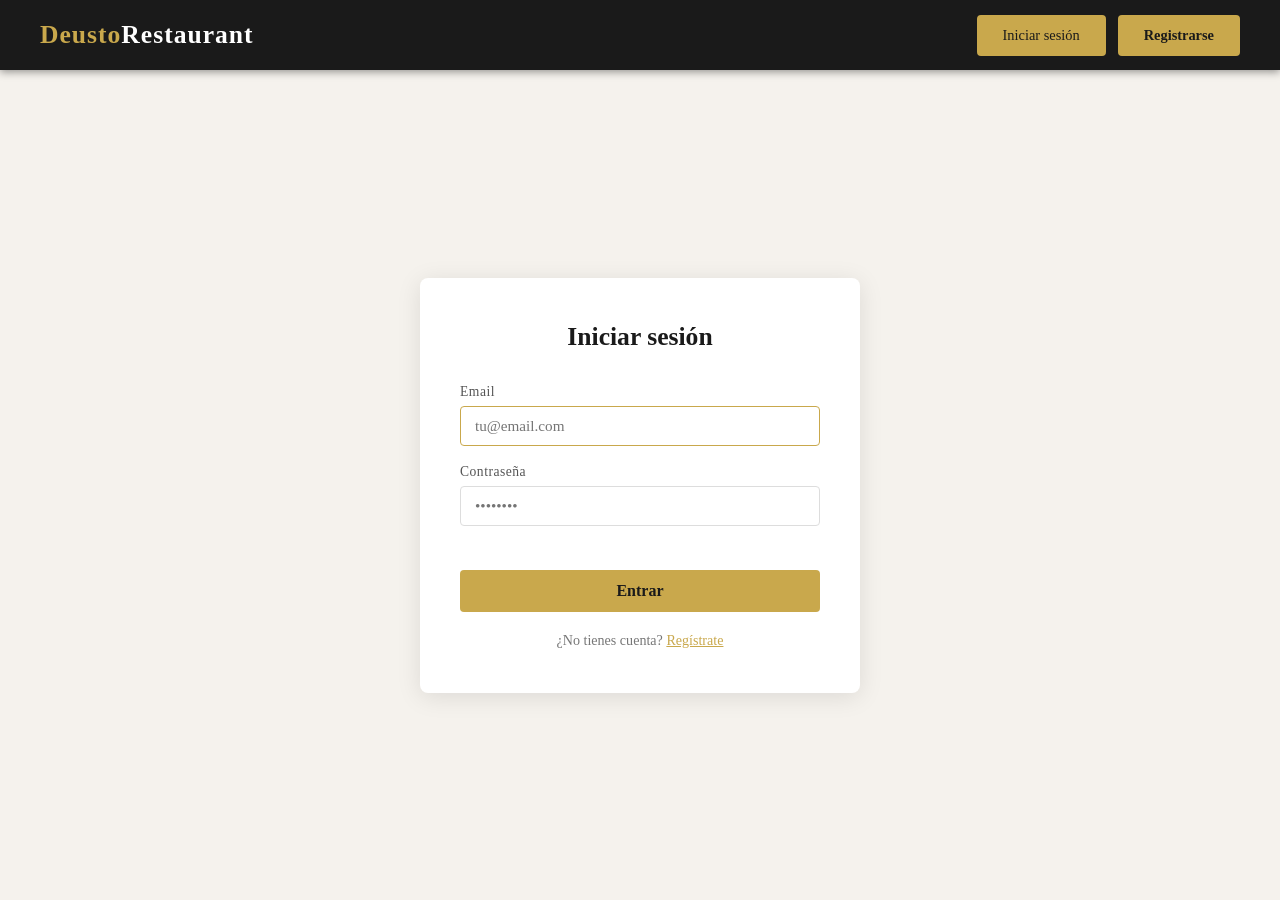
<file: src/main/resources/static/dashboard-gerente.html>
<!DOCTYPE html>
<html lang="es">
<head>
    <meta charset="UTF-8">
    <meta name="viewport" content="width=device-width, initial-scale=1.0">
    <title>Panel Gerente — DeustoRestaurant</title>
    <link rel="stylesheet" href="css/styles.css">
    <link rel="stylesheet" href="css/auth.css">
    <style>
        .tabs { display:flex; gap:8px; margin-bottom:36px; border-bottom:2px solid #e8e3da; flex-wrap:wrap; }
        .tab-btn {
            padding:12px 28px; background:transparent; border:none; border-bottom:3px solid transparent;
            font-family:'Georgia',serif; font-size:1rem; color:#888; cursor:pointer; transition:all 0.2s; margin-bottom:-2px;
        }
        .tab-btn.active { color:#1a1a1a; border-bottom-color:#c9a84c; font-weight:bold; }
        .tab-btn:hover:not(.active) { color:#555; }
        .tab-panel { display:none; }
        .tab-panel.active { display:block; }
        .form-grid { display:grid; grid-template-columns:1fr 1fr; gap:20px; }
        .form-group { display:flex; flex-direction:column; gap:6px; }
        .form-group.full { grid-column:1/-1; }
        .form-group label { font-size:0.85rem; color:#555; font-weight:bold; }
        .form-group input, .form-group select, .form-group textarea {
            padding:10px 14px; border:1px solid #ddd; border-radius:4px;
            font-family:'Georgia',serif; font-size:0.95rem; outline:none; transition:border-color 0.2s;
        }
        .form-group input:focus, .form-group select:focus { border-color:#c9a84c; }
        .form-group textarea { resize:vertical; min-height:80px; }
        .btn-submit {
            padding:12px 32px; background:#c9a84c; color:#1a1a1a; border:none; border-radius:4px;
            font-family:'Georgia',serif; font-size:1rem; font-weight:bold; cursor:pointer; transition:background 0.2s;
        }
        .btn-submit:hover { background:#b8973b; }
        .form-card { background:#fff; border-radius:8px; padding:36px; box-shadow:0 2px 12px rgba(0,0,0,0.07); max-width:620px; }
        .success-msg { color:#2e7d32; font-size:0.9rem; margin-top:10px; display:block; }
        .error-msg   { color:#c0392b; font-size:0.9rem; margin-top:10px; display:block; }
        table { width:100%; border-collapse:collapse; background:#fff; border-radius:8px; overflow:hidden; box-shadow:0 2px 12px rgba(0,0,0,0.07); }
        thead { background:#1a1a1a; color:#c9a84c; }
        thead th { padding:14px 20px; text-align:left; font-size:0.85rem; letter-spacing:0.5px; }
        tbody tr { border-bottom:1px solid #f0ece4; transition:background 0.15s; }
        tbody tr:hover { background:#faf8f5; }
        tbody td { padding:14px 20px; font-size:0.92rem; color:#333; }
        .empty-msg { text-align:center; color:#aaa; padding:32px; font-size:0.95rem; }
        .badge { display:inline-block; padding:4px 12px; border-radius:20px; font-size:0.78rem; font-weight:bold; }
        .badge-confirmada { background:#e8f5e9; color:#2e7d32; }
        .badge-pendiente  { background:#fff8e1; color:#f57f17; }
        .badge-completada { background:#e3f2fd; color:#1565c0; }
        .badge-cancelada  { background:#fce4ec; color:#c62828; }
        .badge-no_show    { background:#f3e5f5; color:#6a1b9a; }
        .badge-gerente    { background:#fce4ec; color:#ad1457; }
        .badge-camarero   { background:#e8f5e9; color:#2e7d32; }
        .badge-activo     { background:#e8f5e9; color:#2e7d32; }
        .badge-inactivo   { background:#fce4ec; color:#c62828; }
        .filtros { display:flex; align-items:center; gap:16px; margin-bottom:24px; flex-wrap:wrap; }
        .filtros label { font-size:0.85rem; color:#555; font-weight:bold; }
        .filtros input, .filtros select { padding:8px 14px; border:1px solid #ddd; border-radius:4px; font-family:'Georgia',serif; font-size:0.9rem; outline:none; }
        .filtros input:focus, .filtros select:focus { border-color:#c9a84c; }
        .btn-buscar { padding:8px 20px; background:#c9a84c; color:#1a1a1a; border:none; border-radius:4px; font-family:'Georgia',serif; font-weight:bold; cursor:pointer; transition:background 0.2s; }
        .btn-buscar:hover { background:#b8973b; }
        .btn-editar { padding:6px 14px; background:transparent; border:1px solid #1565c0; color:#1565c0; border-radius:4px; font-family:'Georgia',serif; font-size:0.82rem; cursor:pointer; transition:all 0.2s; }
        .btn-editar:hover { background:#1565c0; color:#fff; }
        .btn-eliminar { padding:6px 14px; background:transparent; border:1px solid #c62828; color:#c62828; border-radius:4px; font-family:'Georgia',serif; font-size:0.82rem; cursor:pointer; transition:all 0.2s; margin-left:6px; }
        .btn-eliminar:hover { background:#c62828; color:#fff; }
        .btn-nuevo { padding:10px 24px; background:#1a1a1a; color:#c9a84c; border:none; border-radius:4px; font-family:'Georgia',serif; font-weight:bold; cursor:pointer; transition:background 0.2s; margin-bottom:24px; }
        .btn-nuevo:hover { background:#333; }
        .seccion-titulo { font-size:1.3rem; color:#1a1a1a; margin-bottom:24px; border-bottom:2px solid #c9a84c; padding-bottom:8px; }
        .modal-overlay { display:none; position:fixed; inset:0; background:rgba(0,0,0,0.5); z-index:100; justify-content:center; align-items:center; }
        .modal-overlay.open { display:flex; }
        .modal { background:#fff; border-radius:8px; padding:36px; width:100%; max-width:520px; box-shadow:0 8px 40px rgba(0,0,0,0.2); max-height:90vh; overflow-y:auto; }
        .modal h3 { font-size:1.2rem; margin-bottom:20px; color:#1a1a1a; }
        .modal-actions { display:flex; gap:12px; margin-top:24px; justify-content:flex-end; }
        .btn-secondary { padding:10px 20px; background:transparent; border:1px solid #bbb; color:#555; border-radius:4px; font-family:'Georgia',serif; cursor:pointer; transition:all 0.2s; }
        .btn-secondary:hover { border-color:#555; color:#333; }

        /* ── Notificaciones ── */
        .notif-btn { position:relative; background:none; border:none; cursor:pointer; font-size:1.3rem; padding:4px 8px; color:#fff; }
        .notif-badge { position:absolute; top:0; right:0; background:#c62828; color:#fff; border-radius:50%; font-size:0.65rem; font-weight:bold; min-width:17px; height:17px; display:flex; align-items:center; justify-content:center; padding:0 3px; }
        .notif-panel { display:none; position:absolute; top:calc(100% + 8px); right:0; width:340px; max-height:420px; background:#fff; border-radius:10px; box-shadow:0 8px 30px rgba(0,0,0,0.18); z-index:1000; overflow:hidden; flex-direction:column; }
        .notif-panel.open { display:flex; }
        .notif-panel-header { padding:12px 16px; background:#1a237e; color:#fff; display:flex; justify-content:space-between; align-items:center; font-family:'Georgia',serif; font-size:0.95rem; font-weight:bold; }
        .notif-panel-header button { background:none; border:1px solid rgba(255,255,255,0.5); color:#fff; border-radius:4px; padding:3px 10px; font-size:0.75rem; cursor:pointer; }
        .notif-list { overflow-y:auto; flex:1; }
        .notif-item { padding:12px 16px; border-bottom:1px solid #f0f0f0; cursor:pointer; transition:background 0.15s; }
        .notif-item:hover { background:#f5f5f5; }
        .notif-item.no-leida { background:#fff8e1; border-left:3px solid #f57f17; }
        .notif-item.no-leida:hover { background:#fff3cd; }
        .notif-msg { font-size:0.88rem; color:#333; line-height:1.4; }
        .notif-fecha { font-size:0.75rem; color:#999; margin-top:4px; }
        .notif-empty { padding:24px; text-align:center; color:#aaa; font-size:0.9rem; }
        .notif-wrapper { position:relative; }
    </style>
</head>
<body>
    <nav>
        <a class="nav-logo" href="index.html">Deusto<span>Restaurant</span></a>
        <div class="dashboard-nav-user">
            <span id="nav-nombre"></span>
            <div class="notif-wrapper">
                <button class="notif-btn" id="btn-notif" onclick="toggleNotifPanel()" title="Notificaciones">
                    🔔
                    <span class="notif-badge" id="notif-badge" style="display:none">0</span>
                </button>
                <div class="notif-panel" id="notif-panel">
                    <div class="notif-panel-header">
                        <span>Notificaciones</span>
                        <button onclick="marcarTodasLeidas()">Marcar todas como leídas</button>
                    </div>
                    <div class="notif-list" id="notif-list">
                        <div class="notif-empty">Sin notificaciones</div>
                    </div>
                </div>
            </div>
            <button class="btn-logout" onclick="cerrarSesion()">Cerrar sesión</button>
        </div>
    </nav>

    <main class="dashboard-main">
        <h1>Panel <span>Gerente</span></h1>
        <p class="subtitle" id="subtitulo"></p>
        <div class="tabs">
            <button class="tab-btn active" data-tab="crear"        onclick="cambiarTab('crear')">🍽 Crear reserva</button>
            <button class="tab-btn"         data-tab="reservas"     onclick="cambiarTab('reservas')">📋 Visualizar reservas</button>
            <button class="tab-btn"         data-tab="restaurantes" onclick="cambiarTab('restaurantes')">🏠 Restaurantes</button>
            <button class="tab-btn"         data-tab="empleados"    onclick="cambiarTab('empleados')">👥 Empleados</button>
        </div>

        <!-- CREAR RESERVA -->
        <div class="tab-panel active" id="tab-crear">
            <div class="form-card">
                <h2 class="seccion-titulo">Nueva reserva</h2>
                <form id="form-reserva" onsubmit="crearReserva(event)">
                    <div class="form-grid">
                        <div class="form-group full">
                            <label>Restaurante</label>
                            <select id="res-restaurante" required onchange="actualizarRestaurante()">
                                <option value="">Selecciona un restaurante...</option>
                            </select>
                        </div>
                        <div class="form-group full">
                            <label>Cliente</label>
                            <select id="res-cliente" required>
                                <option value="">— Selecciona cliente —</option>
                            </select>
                        </div>
                        <div class="form-group">
                            <label>Fecha</label>
                            <input type="date" id="res-fecha" required>
                        </div>
                        <div class="form-group">
                            <label>Turno</label>
                            <select id="res-turno" required>
                                <option value="">— Selecciona —</option>
                                <option value="COMIDA">🍽 Comida (13:00 – 16:00)</option>
                                <option value="CENA">🌙 Cena (20:00 – 23:00)</option>
                            </select>
                        </div>
                        <div class="form-group">
                            <label>Número de comensales</label>
                            <input type="number" id="res-comensales" min="1" max="20" placeholder="Ej: 2" required>
                        </div>
                        <div class="form-group full">
                            <label>Observaciones (opcional)</label>
                            <textarea id="res-obs" placeholder="Alergias, silla para bebé..."></textarea>
                        </div>
                    </div>
                    <br>
                    <button type="submit" class="btn-submit">Crear reserva</button>
                    <span class="error-msg" id="res-error"></span>
                    <span class="success-msg" id="res-ok"></span>
                </form>
            </div>
        </div>

        <!-- VISUALIZAR RESERVAS -->
        <div class="tab-panel" id="tab-reservas">
            <h2 class="seccion-titulo">Todas las reservas</h2>
            <div class="filtros">
                <label>Restaurante:</label>
                <select id="filtro-restaurante" onchange="cargarReservas()">
                    <option value="">Todos</option>
                </select>
                <label>Fecha:</label>
                <input type="date" id="filtro-fecha">
                <label>Turno:</label>
                <select id="filtro-turno">
                    <option value="">Todos</option>
                    <option value="COMIDA">Comida</option>
                    <option value="CENA">Cena</option>
                </select>
                <button class="btn-buscar" onclick="cargarReservas()">Buscar</button>
            </div>
            <table>
                <thead>
                    <tr><th>Restaurante</th><th>Cliente</th><th>Fecha</th><th>Turno</th><th>Comensales</th><th>Estado</th><th>Acciones</th></tr>
                </thead>
                <tbody id="tabla-reservas">
                    <tr><td colspan="7" class="empty-msg">Selecciona una fecha para ver reservas.</td></tr>
                </tbody>
            </table>

            <div style="margin-top:2.5rem;">
                <h3 class="seccion-titulo" style="font-size:1.1rem;color:#c62828;display:flex;align-items:center;gap:8px;">
                    <span style="display:inline-block;width:10px;height:10px;border-radius:50%;background:#f57f17;"></span>
                    Reservas pendientes de confirmar
                </h3>
                <table>
                    <thead>
                        <tr><th>Restaurante</th><th>Cliente</th><th>Fecha</th><th>Turno</th><th>Comensales</th><th>Observaciones</th><th></th></tr>
                    </thead>
                    <tbody id="tabla-pendientes">
                        <tr><td colspan="7" class="empty-msg">Cargando...</td></tr>
                    </tbody>
                </table>
            </div>
        </div>

        <!-- RESTAURANTES -->
        <div class="tab-panel" id="tab-restaurantes">
            <h2 class="seccion-titulo">Restaurantes</h2>
            <button class="btn-nuevo" onclick="abrirModalRestaurante(null)">+ Nuevo restaurante</button>
            <table>
                <thead>
                    <tr><th>Nombre</th><th>Dirección</th><th>Teléfono</th><th>Aforo Comida</th><th>Aforo Cena</th><th>Estado</th><th>Acciones</th></tr>
                </thead>
                <tbody id="tabla-restaurantes">
                    <tr><td colspan="7" class="empty-msg">Cargando...</td></tr>
                </tbody>
            </table>
        </div>

        <!-- EMPLEADOS -->
        <div class="tab-panel" id="tab-empleados">
            <h2 class="seccion-titulo">Empleados</h2>
            <button class="btn-nuevo" onclick="abrirModalEmpleado()">+ Nuevo empleado</button>
            <table>
                <thead>
                    <tr><th>Nombre</th><th>Email</th><th>Rol</th><th>Estado</th><th>Acciones</th></tr>
                </thead>
                <tbody id="tabla-empleados">
                    <tr><td colspan="4" class="empty-msg">Cargando...</td></tr>
                </tbody>
            </table>
        </div>
    </main>

    <!-- Modal: editar estado reserva -->
    <div class="modal-overlay" id="modal-estado">
        <div class="modal">
            <h3>Cambiar estado de reserva</h3>
            <div class="form-group">
                <label>Nuevo estado</label>
                <select id="nuevo-estado">
                    <option value="PENDIENTE">PENDIENTE</option>
                    <option value="CONFIRMADA">CONFIRMADA</option>
                    <option value="COMPLETADA">COMPLETADA</option>
                    <option value="NO_SHOW">NO_SHOW</option>
                </select>
            </div>
            <div class="modal-actions">
                <button class="btn-secondary" onclick="cerrarModal('modal-estado')">Cancelar</button>
                <button class="btn-submit" onclick="guardarEstado()">Guardar</button>
            </div>
        </div>
    </div>

    <!-- Modal: crear/editar restaurante -->
    <div class="modal-overlay" id="modal-restaurante">
        <div class="modal">
            <h3 id="modal-rest-titulo">Nuevo restaurante</h3>
            <div class="form-grid">
                <div class="form-group full">
                    <label>Nombre</label>
                    <input type="text" id="rest-nombre" placeholder="Nombre del restaurante" required>
                </div>
                <div class="form-group full">
                    <label>Dirección</label>
                    <input type="text" id="rest-direccion" placeholder="Calle, número, ciudad">
                </div>
                <div class="form-group">
                    <label>Teléfono</label>
                    <input type="tel" id="rest-telefono" placeholder="944 000 000">
                </div>
                <div class="form-group">
                    <label>Horario Comida</label>
                    <input type="text" id="rest-horarioComida" placeholder="13:00-16:00">
                </div>
                <div class="form-group">
                    <label>Horario Cena</label>
                    <input type="text" id="rest-horarioCena" placeholder="20:00-23:00">
                </div>
                <div class="form-group">
                    <label>Aforo máximo Comida</label>
                    <input type="number" id="rest-aforoComida" min="1" placeholder="Ej: 30">
                </div>
                <div class="form-group">
                    <label>Aforo máximo Cena</label>
                    <input type="number" id="rest-aforoCena" min="1" placeholder="Ej: 20">
                </div>
            </div>
            <span class="error-msg" id="rest-error"></span>
            <span class="success-msg" id="rest-ok"></span>
            <div class="modal-actions">
                <button class="btn-secondary" onclick="cerrarModal('modal-restaurante')">Cancelar</button>
                <button class="btn-submit" onclick="guardarRestaurante()">Guardar</button>
            </div>
        </div>
    </div>

    <!-- Modal: crear empleado -->
    <div class="modal-overlay" id="modal-empleado">
        <div class="modal">
            <h3>Nuevo empleado</h3>
            <div class="form-grid">
                <div class="form-group">
                    <label>Nombre</label>
                    <input type="text" id="emp-nombre" placeholder="Nombre" required>
                </div>
                <div class="form-group">
                    <label>Apellidos</label>
                    <input type="text" id="emp-apellidos" placeholder="Apellidos">
                </div>
                <div class="form-group full">
                    <label>Email</label>
                    <input type="email" id="emp-email" placeholder="correo@ejemplo.com" required>
                </div>
                <div class="form-group">
                    <label>Contraseña</label>
                    <input type="password" id="emp-password" placeholder="Contraseña" required>
                </div>
                <div class="form-group">
                    <label>Teléfono</label>
                    <input type="tel" id="emp-telefono" placeholder="600 000 000">
                </div>
                <div class="form-group full">
                    <label>Rol</label>
                    <select id="emp-rol" required>
                        <option value="">— Selecciona rol —</option>
                        <option value="CAMARERO">Camarero</option>
                        <option value="GERENTE">Gerente</option>
                    </select>
                </div>
            </div>
            <span class="error-msg" id="emp-error"></span>
            <span class="success-msg" id="emp-ok"></span>
            <div class="modal-actions">
                <button class="btn-secondary" onclick="cerrarModal('modal-empleado')">Cancelar</button>
                <button class="btn-submit" onclick="crearEmpleado()">Crear empleado</button>
            </div>
        </div>
    </div>

    <!-- Modal: editar empleado -->
    <div class="modal-overlay" id="modal-editar-empleado">
        <div class="modal">
            <h3>Editar empleado</h3>
            <div class="form-grid">
                <div class="form-group">
                    <label>Nombre</label>
                    <input type="text" id="edit-emp-nombre" placeholder="Nombre">
                </div>
                <div class="form-group">
                    <label>Apellidos</label>
                    <input type="text" id="edit-emp-apellidos" placeholder="Apellidos">
                </div>
                <div class="form-group full">
                    <label>Teléfono</label>
                    <input type="tel" id="edit-emp-telefono" placeholder="600 000 000">
                </div>
                <div class="form-group full">
                    <label>Rol</label>
                    <select id="edit-emp-rol">
                        <option value="CAMARERO">Camarero</option>
                        <option value="GERENTE">Gerente</option>
                    </select>
                </div>
                <div class="form-group full">
                    <label>Nueva contraseña <span style="color:#aaa;font-weight:normal">(dejar vacío para no cambiar)</span></label>
                    <input type="password" id="edit-emp-password" placeholder="Nueva contraseña">
                </div>
            </div>
            <span class="error-msg" id="edit-emp-error"></span>
            <span class="success-msg" id="edit-emp-ok"></span>
            <div class="modal-actions">
                <button class="btn-secondary" onclick="cerrarModal('modal-editar-empleado')">Cancelar</button>
                <button class="btn-submit" onclick="guardarEmpleado()">Guardar cambios</button>
            </div>
        </div>
    </div>

    <script src="js/app.js"></script>
    <script>
        const usuario = JSON.parse(sessionStorage.getItem('usuario'));
        if (!usuario || usuario.rol !== 'GERENTE') window.location.href = 'login.html';

        document.getElementById('nav-nombre').textContent = usuario.nombre + ' ' + (usuario.apellidos || '');
        document.getElementById('subtitulo').textContent = usuario.nombreRestaurante || '';
        document.getElementById('res-fecha').min = new Date().toISOString().split('T')[0];
        document.getElementById('filtro-fecha').value = new Date().toISOString().split('T')[0];

        let restauranteId = null;
        let reservaEditandoId = null;
        let restauranteEditandoId = null;
        let todosRestaurantes = [];

        async function init() {
            try {
                const r = await fetch(`${API_BASE}/restaurantes`);
                todosRestaurantes = await r.json();

                const selRest    = document.getElementById('res-restaurante');
                const filtroRest = document.getElementById('filtro-restaurante');
                todosRestaurantes.forEach(rest => {
                    [selRest, filtroRest].forEach((sel, i) => {
                        const opt = document.createElement('option');
                        opt.value = rest.id;
                        opt.textContent = i === 0
                            ? rest.nombre + (rest.direccion ? ' — ' + rest.direccion : '')
                            : rest.nombre;
                        sel.appendChild(opt);
                    });
                });
                if (todosRestaurantes.length) restauranteId = todosRestaurantes[0].id;

                const rc = await fetch(`${API_BASE}/usuarios/rol/CLIENTE`);
                const clientes = await rc.json();
                const sel = document.getElementById('res-cliente');
                clientes.forEach(c => {
                    const opt = document.createElement('option');
                    opt.value = c.id;
                    opt.textContent = c.nombre + ' ' + (c.apellidos || '') + ' — ' + c.email;
                    sel.appendChild(opt);
                });
            } catch(e) { console.error(e); }
        }

        function actualizarRestaurante() {
            restauranteId = parseInt(document.getElementById('res-restaurante').value);
        }

        function cambiarTab(nombre) {
            document.querySelectorAll('.tab-btn').forEach(b => b.classList.toggle('active', b.dataset.tab === nombre));
            document.querySelectorAll('.tab-panel').forEach(p => p.classList.toggle('active', p.id === 'tab-' + nombre));
            if (nombre === 'reservas') { cargarReservas(); cargarPendientes(); }
            if (nombre === 'restaurantes') cargarRestaurantes();
            if (nombre === 'empleados')    cargarEmpleados();
        }

        // ── RESERVAS ──────────────────────────────────────────────────────────

        async function crearReserva(e) {
            e.preventDefault();
            const errorEl = document.getElementById('res-error');
            const okEl    = document.getElementById('res-ok');
            errorEl.textContent = ''; okEl.textContent = '';
            if (!restauranteId) { errorEl.textContent = 'Selecciona un restaurante.'; return; }

            const body = {
                fecha: document.getElementById('res-fecha').value,
                turno: document.getElementById('res-turno').value,
                numComensales: parseInt(document.getElementById('res-comensales').value),
                observaciones: document.getElementById('res-obs').value.trim(),
                clienteId: parseInt(document.getElementById('res-cliente').value),
                restauranteId
            };
            try {
                const res = await fetch(`${API_BASE}/reservas`, {
                    method: 'POST', headers: { 'Content-Type': 'application/json' }, body: JSON.stringify(body)
                });
                if (res.status === 400) { errorEl.textContent = 'No quedan plazas disponibles para ese turno.'; return; }
                if (!res.ok) { errorEl.textContent = 'Error del servidor.'; return; }
                okEl.textContent = '¡Reserva creada con éxito!';
                document.getElementById('form-reserva').reset();
                document.getElementById('res-fecha').min = new Date().toISOString().split('T')[0];
            } catch { errorEl.textContent = 'No se pudo conectar.'; }
        }

        async function cargarReservas() {
            const tbody = document.getElementById('tabla-reservas');
            tbody.innerHTML = '<tr><td colspan="7" class="empty-msg">Cargando...</td></tr>';
            try {
                const filtroRestId = document.getElementById('filtro-restaurante').value;
                const fecha = document.getElementById('filtro-fecha').value;
                const turno = document.getElementById('filtro-turno').value;

                let reservas = [];
                if (filtroRestId) {
                    const res = await fetch(`${API_BASE}/reservas/restaurante/${filtroRestId}`);
                    reservas = await res.json();
                } else {
                    const promesas = todosRestaurantes.map(r => fetch(`${API_BASE}/reservas/restaurante/${r.id}`).then(r => r.json()));
                    const resultados = await Promise.all(promesas);
                    reservas = resultados.flat();
                }
                if (fecha) reservas = reservas.filter(r => r.fecha === fecha);
                if (turno) reservas = reservas.filter(r => r.turno === turno);

                if (!reservas.length) { tbody.innerHTML = '<tr><td colspan="7" class="empty-msg">No hay reservas para ese filtro.</td></tr>'; return; }
                tbody.innerHTML = reservas.map(r => `
                    <tr>
                        <td>${r.nombreRestaurante || '—'}</td>
                        <td>${r.nombreCliente || '—'}</td>
                        <td>${r.fecha}</td>
                        <td>${r.turno === 'COMIDA' ? '🍽 Comida' : '🌙 Cena'}</td>
                        <td>${r.numComensales} personas</td>
                        <td><span class="badge badge-${r.estado.toLowerCase()}">${r.estado}</span></td>
                        <td>
                            <button class="btn-editar" onclick="abrirModalEstado(${r.id}, '${r.estado}')">Editar</button>
                            ${r.estado !== 'CANCELADA' ? `<button class="btn-eliminar" onclick="eliminarReserva(${r.id})">Cancelar</button>` : ''}
                        </td>
                    </tr>`).join('');
            } catch { tbody.innerHTML = '<tr><td colspan="7" class="empty-msg">Error al cargar.</td></tr>'; }
        }

        async function cargarPendientes() {
            const filtroRest = document.getElementById('filtro-restaurante').value;
            const tbody = document.getElementById('tabla-pendientes');
            const url = filtroRest
                ? `${API_BASE}/reservas/pendientes/restaurante/${filtroRest}`
                : `${API_BASE}/reservas/pendientes`;
            try {
                const res = await fetch(url);
                const pendientes = await res.json();
                if (!pendientes.length) {
                    tbody.innerHTML = '<tr><td colspan="7" class="empty-msg">No hay reservas pendientes.</td></tr>';
                    return;
                }
                tbody.innerHTML = pendientes.map(r => `
                    <tr>
                        <td>${r.nombreRestaurante}</td>
                        <td>${r.nombreCliente}</td>
                        <td>${r.fecha}</td>
                        <td>${r.turno}</td>
                        <td>${r.numComensales}</td>
                        <td>${r.observaciones || '—'}</td>
                        <td>
                            <button class="btn-editar" onclick="confirmarReserva(${r.id})">Confirmar</button>
                            <button class="btn-eliminar" style="margin-left:4px" onclick="cancelarPendiente(${r.id})">Cancelar</button>
                        </td>
                    </tr>`).join('');
            } catch { tbody.innerHTML = '<tr><td colspan="7" class="empty-msg">Error al cargar.</td></tr>'; }
        }

        async function confirmarReserva(id) {
            await fetch(`${API_BASE}/reservas/${id}/estado`, {
                method: 'PUT', headers: { 'Content-Type': 'application/json' },
                body: JSON.stringify({ estado: 'CONFIRMADA' })
            });
            cargarReservas();
            cargarPendientes();
        }

        async function cancelarPendiente(id) {
            if (!confirm('¿Cancelar esta reserva pendiente?')) return;
            await fetch(`${API_BASE}/reservas/${id}/cancelar`, { method: 'PUT' });
            cargarReservas();
            cargarPendientes();
        }

        function abrirModalEstado(id, estadoActual) {
            reservaEditandoId = id;
            document.getElementById('nuevo-estado').value = estadoActual;
            document.getElementById('modal-estado').classList.add('open');
        }
        async function guardarEstado() {
            const estado = document.getElementById('nuevo-estado').value;
            await fetch(`${API_BASE}/reservas/${reservaEditandoId}/estado`, {
                method: 'PUT', headers: { 'Content-Type': 'application/json' }, body: JSON.stringify({ estado })
            });
            cerrarModal('modal-estado');
            cargarReservas();
            cargarPendientes();
        }
        async function eliminarReserva(id) {
            if (!confirm('¿Cancelar esta reserva?')) return;
            await fetch(`${API_BASE}/reservas/${id}/cancelar`, { method: 'PUT' });
            cargarReservas();
        }

        // ── RESTAURANTES ──────────────────────────────────────────────────────

        async function cargarRestaurantes() {
            const tbody = document.getElementById('tabla-restaurantes');
            tbody.innerHTML = '<tr><td colspan="7" class="empty-msg">Cargando...</td></tr>';
            try {
                const res = await fetch(`${API_BASE}/restaurantes`);
                const lista = await res.json();
                if (!lista.length) { tbody.innerHTML = '<tr><td colspan="7" class="empty-msg">No hay restaurantes.</td></tr>'; return; }
                tbody.innerHTML = lista.map(r => `
                    <tr>
                        <td><strong>${r.nombre}</strong></td>
                        <td>${r.direccion || '—'}</td>
                        <td>${r.telefono || '—'}</td>
                        <td>${r.aforoMaximoComida ?? '—'}</td>
                        <td>${r.aforoMaximoCena ?? '—'}</td>
                        <td><span class="badge badge-${r.activo ? 'activo' : 'inactivo'}">${r.activo ? 'Activo' : 'Inactivo'}</span></td>
                        <td>
                            <button class="btn-editar" onclick="abrirModalRestaurante(${JSON.stringify(r).replace(/"/g, '&quot;')})">Editar</button>
                            ${r.activo ? `<button class="btn-eliminar" onclick="desactivarRestaurante(${r.id})">Desactivar</button>` : ''}
                        </td>
                    </tr>`).join('');
            } catch { tbody.innerHTML = '<tr><td colspan="7" class="empty-msg">Error al cargar.</td></tr>'; }
        }

        function abrirModalRestaurante(rest) {
            restauranteEditandoId = rest ? rest.id : null;
            document.getElementById('modal-rest-titulo').textContent = rest ? 'Editar restaurante' : 'Nuevo restaurante';
            document.getElementById('rest-nombre').value       = rest?.nombre       || '';
            document.getElementById('rest-direccion').value    = rest?.direccion    || '';
            document.getElementById('rest-telefono').value     = rest?.telefono     || '';
            document.getElementById('rest-horarioComida').value = rest?.horarioComida || '';
            document.getElementById('rest-horarioCena').value  = rest?.horarioCena  || '';
            document.getElementById('rest-aforoComida').value  = rest?.aforoMaximoComida ?? '';
            document.getElementById('rest-aforoCena').value    = rest?.aforoMaximoCena  ?? '';
            document.getElementById('rest-error').textContent  = '';
            document.getElementById('rest-ok').textContent     = '';
            document.getElementById('modal-restaurante').classList.add('open');
        }

        async function guardarRestaurante() {
            const errorEl = document.getElementById('rest-error');
            const okEl    = document.getElementById('rest-ok');
            errorEl.textContent = ''; okEl.textContent = '';

            const nombre = document.getElementById('rest-nombre').value.trim();
            if (!nombre) { errorEl.textContent = 'El nombre es obligatorio.'; return; }

            const body = {
                nombre,
                direccion:        document.getElementById('rest-direccion').value.trim(),
                telefono:         document.getElementById('rest-telefono').value.trim(),
                horarioComida:    document.getElementById('rest-horarioComida').value.trim(),
                horarioCena:      document.getElementById('rest-horarioCena').value.trim(),
                aforoMaximoComida: parseInt(document.getElementById('rest-aforoComida').value) || 0,
                aforoMaximoCena:   parseInt(document.getElementById('rest-aforoCena').value)   || 0
            };

            try {
                let res;
                if (restauranteEditandoId) {
                    res = await fetch(`${API_BASE}/restaurantes/${restauranteEditandoId}`, {
                        method: 'PUT', headers: { 'Content-Type': 'application/json' }, body: JSON.stringify(body)
                    });
                } else {
                    res = await fetch(`${API_BASE}/restaurantes`, {
                        method: 'POST', headers: { 'Content-Type': 'application/json' }, body: JSON.stringify(body)
                    });
                }
                if (!res.ok) { errorEl.textContent = 'Error del servidor.'; return; }
                okEl.textContent = restauranteEditandoId ? 'Restaurante actualizado.' : 'Restaurante creado.';
                setTimeout(() => { cerrarModal('modal-restaurante'); cargarRestaurantes(); }, 1000);
            } catch { errorEl.textContent = 'No se pudo conectar.'; }
        }

        async function desactivarRestaurante(id) {
            if (!confirm('¿Seguro que quieres desactivar este restaurante?')) return;
            try {
                await fetch(`${API_BASE}/restaurantes/${id}`, { method: 'DELETE' });
                cargarRestaurantes();
            } catch { alert('Error al desactivar.'); }
        }

        // ── EMPLEADOS ─────────────────────────────────────────────────────────

        async function cargarEmpleados() {
            const tbody = document.getElementById('tabla-empleados');
            tbody.innerHTML = '<tr><td colspan="4" class="empty-msg">Cargando...</td></tr>';
            try {
                const [resCam, resGer] = await Promise.all([
                    fetch(`${API_BASE}/usuarios/rol/CAMARERO`),
                    fetch(`${API_BASE}/usuarios/rol/GERENTE`)
                ]);
                const camareros = await resCam.json();
                const gerentes  = await resGer.json();
                const todos = [...gerentes, ...camareros];
                if (!todos.length) { tbody.innerHTML = '<tr><td colspan="4" class="empty-msg">No hay empleados registrados.</td></tr>'; return; }
                tbody.innerHTML = todos.map(e => `
                    <tr>
                        <td>${e.nombre} ${e.apellidos || ''}</td>
                        <td>${e.email}</td>
                        <td><span class="badge badge-${e.rol.toLowerCase()}">${e.rol}</span></td>
                        <td>${e.activo
                            ? '<span style="color:#2e7d32;font-weight:bold">Activo</span>'
                            : '<span style="color:#c62828;font-weight:bold">Inactivo</span>'}</td>
                        <td>
                            <button class="btn-editar" onclick='abrirModalEditarEmpleado(${JSON.stringify(e)})'>Editar</button>
                            ${e.activo
                                ? `<button class="btn-eliminar" onclick="toggleEmpleado(${e.id}, false)">Desactivar</button>`
                                : `<button class="btn-buscar" style="margin-left:6px" onclick="toggleEmpleado(${e.id}, true)">Activar</button>`}
                        </td>
                    </tr>`).join('');
            } catch { tbody.innerHTML = '<tr><td colspan="4" class="empty-msg">Error al cargar.</td></tr>'; }
        }

        function abrirModalEmpleado() {
            ['emp-nombre','emp-apellidos','emp-email','emp-password','emp-telefono'].forEach(id => document.getElementById(id).value = '');
            document.getElementById('emp-rol').value = '';
            document.getElementById('emp-error').textContent = '';
            document.getElementById('emp-ok').textContent = '';
            document.getElementById('modal-empleado').classList.add('open');
        }

        async function crearEmpleado() {
            const errorEl = document.getElementById('emp-error');
            const okEl    = document.getElementById('emp-ok');
            errorEl.textContent = ''; okEl.textContent = '';

            const body = {
                nombre:    document.getElementById('emp-nombre').value.trim(),
                apellidos: document.getElementById('emp-apellidos').value.trim(),
                email:     document.getElementById('emp-email').value.trim(),
                password:  document.getElementById('emp-password').value,
                telefono:  document.getElementById('emp-telefono').value.trim(),
                rol:       document.getElementById('emp-rol').value,
                restauranteId: restauranteId
            };
            if (!body.nombre || !body.email || !body.password || !body.rol) {
                errorEl.textContent = 'Nombre, email, contraseña y rol son obligatorios.'; return;
            }
            try {
                const res = await fetch(`${API_BASE}/usuarios`, {
                    method: 'POST', headers: { 'Content-Type': 'application/json' }, body: JSON.stringify(body)
                });
                if (res.status === 400) { errorEl.textContent = 'El email ya está registrado.'; return; }
                if (!res.ok) { errorEl.textContent = 'Error del servidor.'; return; }
                okEl.textContent = 'Empleado creado correctamente.';
                setTimeout(() => { cerrarModal('modal-empleado'); cargarEmpleados(); }, 1200);
            } catch { errorEl.textContent = 'No se pudo conectar.'; }
        }

        let empleadoEditandoId = null;

        function abrirModalEditarEmpleado(emp) {
            empleadoEditandoId = emp.id;
            document.getElementById('edit-emp-nombre').value    = emp.nombre    || '';
            document.getElementById('edit-emp-apellidos').value = emp.apellidos || '';
            document.getElementById('edit-emp-telefono').value  = emp.telefono  || '';
            document.getElementById('edit-emp-rol').value       = emp.rol       || 'CAMARERO';
            document.getElementById('edit-emp-password').value  = '';
            document.getElementById('edit-emp-error').textContent = '';
            document.getElementById('edit-emp-ok').textContent    = '';
            document.getElementById('modal-editar-empleado').classList.add('open');
        }

        async function guardarEmpleado() {
            const errorEl = document.getElementById('edit-emp-error');
            const okEl    = document.getElementById('edit-emp-ok');
            errorEl.textContent = ''; okEl.textContent = '';

            const body = {
                nombre:    document.getElementById('edit-emp-nombre').value.trim(),
                apellidos: document.getElementById('edit-emp-apellidos').value.trim(),
                telefono:  document.getElementById('edit-emp-telefono').value.trim(),
                rol:       document.getElementById('edit-emp-rol').value,
                password:  document.getElementById('edit-emp-password').value
            };

            try {
                const res = await fetch(`${API_BASE}/usuarios/${empleadoEditandoId}`, {
                    method: 'PUT', headers: { 'Content-Type': 'application/json' }, body: JSON.stringify(body)
                });
                if (!res.ok) { errorEl.textContent = 'Error al guardar los cambios.'; return; }
                okEl.textContent = 'Empleado actualizado correctamente.';
                setTimeout(() => { cerrarModal('modal-editar-empleado'); cargarEmpleados(); }, 1000);
            } catch { errorEl.textContent = 'No se pudo conectar.'; }
        }

        async function toggleEmpleado(id, activar) {
            const accion = activar ? 'activar' : 'desactivar';
            if (!confirm(`¿Seguro que quieres ${accion} este empleado?`)) return;
            const url = activar
                ? `${API_BASE}/usuarios/${id}/activar`
                : `${API_BASE}/usuarios/${id}`;
            const method = activar ? 'PUT' : 'DELETE';
            await fetch(url, { method });
            cargarEmpleados();
        }

        // ── UTILS ─────────────────────────────────────────────────────────────

        function cerrarModal(id) { document.getElementById(id).classList.remove('open'); }
        function cerrarSesion() { sessionStorage.removeItem('usuario'); window.location.href = 'login.html'; }

        init();

        // ── Notificaciones ──────────────────────────────────────
        let notifInterval = null;

        async function cargarNotificaciones() {
            try {
                const res = await fetch(`${API_BASE}/notificaciones/usuario/${usuario.id}`);
                const lista = await res.json();
                const noLeidas = lista.filter(n => !n.leida).length;

                const badge = document.getElementById('notif-badge');
                if (noLeidas > 0) {
                    badge.textContent = noLeidas > 99 ? '99+' : noLeidas;
                    badge.style.display = 'flex';
                } else {
                    badge.style.display = 'none';
                }

                const listEl = document.getElementById('notif-list');
                if (!lista.length) {
                    listEl.innerHTML = '<div class="notif-empty">Sin notificaciones</div>';
                    return;
                }
                listEl.innerHTML = lista.map(n => `
                    <div class="notif-item ${n.leida ? '' : 'no-leida'}" onclick="leerNotif(${n.id}, this)">
                        <div class="notif-msg">${n.mensaje}</div>
                        <div class="notif-fecha">${formatearFechaNotif(n.fechaCreacion)}</div>
                    </div>`).join('');
            } catch {}
        }

        function formatearFechaNotif(isoStr) {
            if (!isoStr) return '';
            const d = new Date(isoStr);
            return d.toLocaleDateString('es-ES', { day:'2-digit', month:'short' })
                + ' ' + d.toLocaleTimeString('es-ES', { hour:'2-digit', minute:'2-digit' });
        }

        async function leerNotif(id, el) {
            if (el.classList.contains('no-leida')) {
                await fetch(`${API_BASE}/notificaciones/${id}/leer`, { method: 'PUT' });
                el.classList.remove('no-leida');
                cargarNotificaciones();
            }
        }

        async function marcarTodasLeidas() {
            await fetch(`${API_BASE}/notificaciones/usuario/${usuario.id}/leer-todas`, { method: 'PUT' });
            cargarNotificaciones();
        }

        function toggleNotifPanel() {
            const panel = document.getElementById('notif-panel');
            panel.classList.toggle('open');
            if (panel.classList.contains('open')) cargarNotificaciones();
        }

        document.addEventListener('click', function(e) {
            const wrapper = document.querySelector('.notif-wrapper');
            if (wrapper && !wrapper.contains(e.target)) {
                document.getElementById('notif-panel').classList.remove('open');
            }
        });

        // Poll cada 30 segundos
        cargarNotificaciones();
        notifInterval = setInterval(cargarNotificaciones, 30000);

    </script>
</body>
</html>
</file>
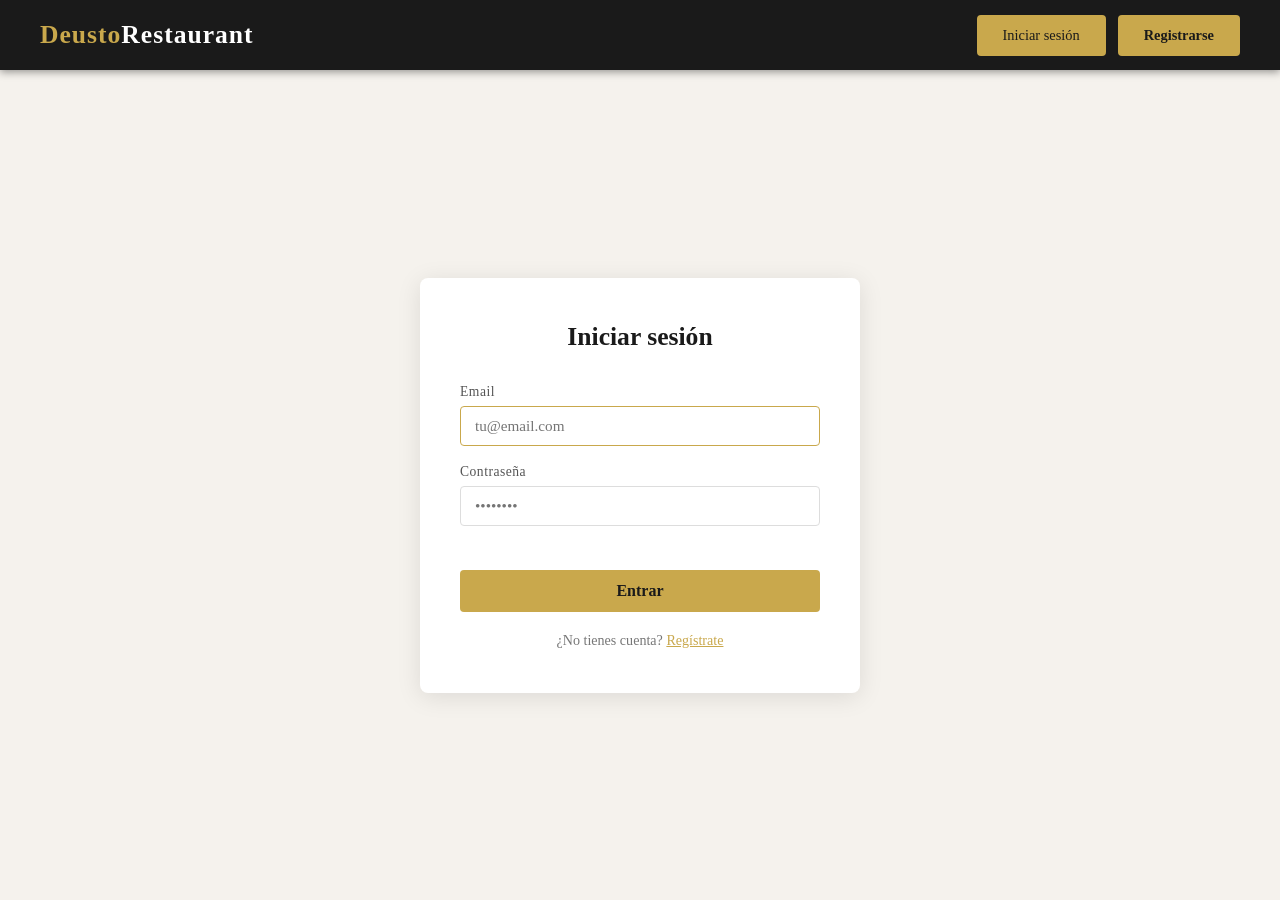
<file: src/main/resources/static/dashboard.html>
<!DOCTYPE html>
<html lang="es">
<head>
    <meta charset="UTF-8">
    <meta name="viewport" content="width=device-width, initial-scale=1.0">
    <title>Inicio — DeustoRestaurant</title>
    <link rel="stylesheet" href="css/styles.css">
    <link rel="stylesheet" href="css/auth.css">
</head>
<body>

    <nav>
        <a class="nav-logo" href="index.html">Deusto<span>Restaurant</span></a>
        <div class="dashboard-nav-user">
            <span id="nav-nombre"></span>
            <button class="btn-logout" onclick="cerrarSesion()">Cerrar sesión</button>
        </div>
    </nav>

    <main class="dashboard-main">
        <h1>Hola, <span id="bienvenida-nombre"></span></h1>
        <p class="subtitle" id="subtitulo"></p>

        <!-- Opciones CLIENTE -->
        <div class="dashboard-cards" id="cards-cliente" style="display:none">
            <a class="dashboard-card" href="#">
                <div class="card-icon">📅</div>
                <h3>Nueva reserva</h3>
                <p>Reserva tu mesa para comida o cena en DeustoRestaurant.</p>
            </a>
            <a class="dashboard-card" href="dashboard-cliente.html">
                <div class="card-icon">📋</div>
                <h3>Mis reservas</h3>
                <p>Consulta, modifica o cancela tus reservas activas.</p>
            </a>
            <a class="dashboard-card" href="#">
                <div class="card-icon">✉️</div>
                <h3>Mensajes</h3>
                <p>Consulta los mensajes del restaurante.</p>
            </a>
        </div>

        <!-- Opciones CAMARERO -->
        <div class="dashboard-cards" id="cards-camarero" style="display:none">
            <a class="dashboard-card" href="dashboard-camarero.html">
                <div class="card-icon">📅</div>
                <h3>Mis turnos</h3>
                <p>Consulta las reservas asignadas a tu turno del día.</p>
            </a>
            <a class="dashboard-card" href="#">
                <div class="card-icon">✅</div>
                <h3>Gestionar reservas</h3>
                <p>Marca reservas como completadas o no-show.</p>
            </a>
            <a class="dashboard-card" href="#">
                <div class="card-icon">✉️</div>
                <h3>Mensajes</h3>
                <p>Consulta y envía mensajes al gerente.</p>
            </a>
        </div>

        <!-- Opciones GERENTE -->
        <div class="dashboard-cards" id="cards-gerente" style="display:none">
            <a class="dashboard-card" href="#">
                <div class="card-icon">🏠</div>
                <h3>Mi restaurante</h3>
                <p>Gestiona los datos y aforo de tu restaurante.</p>
            </a>
            <a class="dashboard-card" href="dashboard-gerente.html">
                <div class="card-icon">👨‍🍳</div>
                <h3>Camareros</h3>
                <p>Contrata, asigna y gestiona el equipo de camareros.</p>
            </a>
            <a class="dashboard-card" href="dashboard-gerente.html">
                <div class="card-icon">📋</div>
                <h3>Reservas</h3>
                <p>Consulta todas las reservas del restaurante.</p>
            </a>
            <a class="dashboard-card" href="#">
                <div class="card-icon">✉️</div>
                <h3>Mensajes</h3>
                <p>Comunícate con tu equipo de camareros.</p>
            </a>
        </div>
    </main>

    <script src="js/app.js"></script>
    <script src="js/dashboard.js"></script>
</body>
</html>
</file>
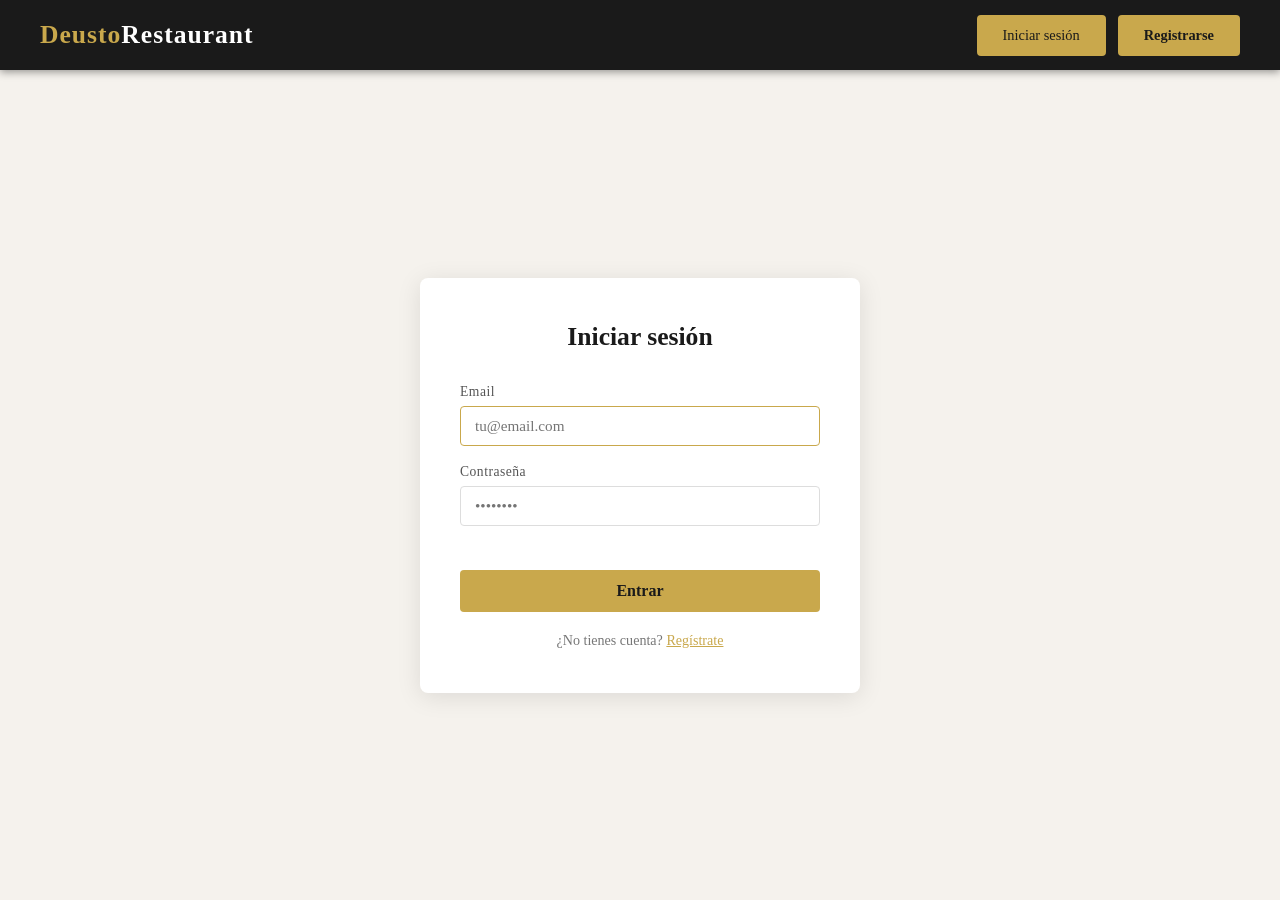
<file: src/main/resources/static/nueva-reserva.html>
<!DOCTYPE html>
<html lang="es">
<head>
    <meta charset="UTF-8">
    <meta name="viewport" content="width=device-width, initial-scale=1.0">
    <title>Nueva Reserva — DeustoRestaurant</title>
    <link rel="stylesheet" href="css/styles.css">
    <link rel="stylesheet" href="css/auth.css">
    <style>
        .reserva-container {
            max-width: 600px;
            margin: 60px auto;
            padding: 0 20px;
        }

        .reserva-container h1 {
            font-size: 2rem;
            margin-bottom: 8px;
            color: #1a1a1a;
        }

        .reserva-container h1 span {
            color: #c9a84c;
        }

        .reserva-container .subtitle {
            color: #888;
            margin-bottom: 40px;
            font-size: 1rem;
        }

        .reserva-card {
            background: #ffffff;
            border-radius: 8px;
            padding: 40px;
            box-shadow: 0 2px 12px rgba(0,0,0,0.07);
        }

        .disponibilidad-info {
            background: #faf8f5;
            border-radius: 6px;
            padding: 16px 20px;
            margin-top: 8px;
            margin-bottom: 20px;
            display: none;
            align-items: center;
            gap: 16px;
        }

        .disponibilidad-info.visible {
            display: flex;
        }

        .disponibilidad-numero {
            font-size: 2rem;
            font-weight: bold;
            color: #c9a84c;
        }

        .disponibilidad-texto {
            font-size: 0.9rem;
            color: #555;
        }

        .disponibilidad-texto.lleno {
            color: #c62828;
            font-weight: bold;
        }

        .btn-volver {
            display: inline-block;
            margin-top: 20px;
            color: #c9a84c;
            font-size: 0.9rem;
            cursor: pointer;
            text-decoration: underline;
            background: none;
            border: none;
            font-family: 'Georgia', serif;
        }
    </style>
</head>
<body>

    <nav>
        <a class="nav-logo" href="index.html">Deusto<span>Restaurant</span></a>
        <div class="dashboard-nav-user">
            <span id="nav-nombre"></span>
            <button class="btn-logout" onclick="cerrarSesion()">Cerrar sesión</button>
        </div>
    </nav>

    <main class="reserva-container">
        <h1>Nueva <span>Reserva</span></h1>
        <p class="subtitle">Elige restaurante, fecha y turno para hacer tu reserva.</p>

        <div class="reserva-card">
            <form id="form-reserva" onsubmit="submitReserva(event)">

                <div class="form-group">
                    <label>Restaurante</label>
                    <select id="restaurante" required onchange="comprobarDisponibilidad()">
                        <option value="">Selecciona un restaurante...</option>
                    </select>
                </div>

                <div class="form-group">
                    <label>Fecha</label>
                    <input type="date" id="fecha" required onchange="comprobarDisponibilidad()">
                </div>

                <div class="form-group">
                    <label>Turno</label>
                    <select id="turno" required onchange="comprobarDisponibilidad()">
                        <option value="">Selecciona un turno...</option>
                        <option value="COMIDA">🍽 Comida (13:00 - 16:00)</option>
                        <option value="CENA">🌙 Cena (20:00 - 23:00)</option>
                    </select>
                </div>

                <div class="disponibilidad-info" id="disponibilidad-info">
                    <div class="disponibilidad-numero" id="plazas-numero">—</div>
                    <div class="disponibilidad-texto" id="plazas-texto">plazas disponibles</div>
                </div>

                <div class="form-group">
                    <label>Número de comensales</label>
                    <input type="number" id="comensales" min="1" max="20" placeholder="¿Cuántas personas?" required>
                </div>

                <div class="form-group">
                    <label>Observaciones (opcional)</label>
                    <input type="text" id="observaciones" placeholder="Alergias, ocasión especial...">
                </div>

                <p class="error-msg" id="reserva-error"></p>
                <button type="submit" class="btn-submit">Confirmar reserva</button>
            </form>

            <button class="btn-volver" onclick="volverDashboard()">← Volver al inicio</button>
        </div>
    </main>

    <script src="js/app.js"></script>
    <script>
        const usuario = JSON.parse(sessionStorage.getItem('usuario'));
        if (!usuario) window.location.href = 'login.html';

        document.getElementById('nav-nombre').textContent = usuario.nombre + ' ' + (usuario.apellidos || '');

        // Fecha mínima: hoy
        const hoy = new Date().toISOString().split('T')[0];
        document.getElementById('fecha').min = hoy;
        document.getElementById('fecha').value = hoy;

        // Cargar restaurantes
        async function cargarRestaurantes() {
            try {
                const res = await fetch(`${API_BASE}/restaurantes/activos`);
                const restaurantes = await res.json();
                const select = document.getElementById('restaurante');
                restaurantes.forEach(r => {
                    const opt = document.createElement('option');
                    opt.value = r.id;
                    opt.textContent = `${r.nombre} — ${r.direccion || ''}`;
                    opt.dataset.aforoComida = r.aforoMaximoComida;
                    opt.dataset.aforoCena = r.aforoMaximoCena;
                    select.appendChild(opt);
                });
            } catch (e) {
                console.error('Error cargando restaurantes:', e);
            }
        }

        async function comprobarDisponibilidad() {
            const restauranteId = document.getElementById('restaurante').value;
            const fecha = document.getElementById('fecha').value;
            const turno = document.getElementById('turno').value;

            if (!restauranteId || !fecha || !turno) return;

            try {
                const res = await fetch(`${API_BASE}/reservas/turno?restauranteId=${restauranteId}&fecha=${fecha}&turno=${turno}`);
                const reservas = await res.json();

                const select = document.getElementById('restaurante');
                const opt = select.options[select.selectedIndex];
                const aforoMax = turno === 'COMIDA'
                    ? parseInt(opt.dataset.aforoComida)
                    : parseInt(opt.dataset.aforoCena);

                const ocupadas = reservas
                    .filter(r => r.estado !== 'CANCELADA')
                    .reduce((acc, r) => acc + r.numComensales, 0);
                const libres = Math.max(0, aforoMax - ocupadas);

                const infoEl = document.getElementById('disponibilidad-info');
                const numEl = document.getElementById('plazas-numero');
                const textoEl = document.getElementById('plazas-texto');

                numEl.textContent = libres;
                infoEl.classList.add('visible');

                if (libres === 0) {
                    textoEl.textContent = 'Sin plazas disponibles para este turno';
                    textoEl.className = 'disponibilidad-texto lleno';
                } else {
                    textoEl.textContent = `plazas disponibles de ${aforoMax}`;
                    textoEl.className = 'disponibilidad-texto';
                }

                document.getElementById('comensales').max = libres;

            } catch (e) {
                console.error('Error comprobando disponibilidad:', e);
            }
        }

        async function submitReserva(e) {
            e.preventDefault();
            const errorEl = document.getElementById('reserva-error');
            errorEl.textContent = '';

            const body = {
                restauranteId: parseInt(document.getElementById('restaurante').value),
                fecha: document.getElementById('fecha').value,
                turno: document.getElementById('turno').value,
                numComensales: parseInt(document.getElementById('comensales').value),
                observaciones: document.getElementById('observaciones').value,
                clienteId: usuario.id
            };

            try {
                const res = await fetch(`${API_BASE}/reservas`, {
                    method: 'POST',
                    headers: { 'Content-Type': 'application/json' },
                    body: JSON.stringify(body)
                });

                if (res.status === 400) {
                    errorEl.textContent = 'Aforo completo para ese turno. Elige otra fecha o turno.';
                    return;
                }
                if (!res.ok) {
                    errorEl.textContent = 'Error al crear la reserva. Inténtalo de nuevo.';
                    return;
                }

                alert('¡Reserva confirmada!');
                volverDashboard();

            } catch (e) {
                errorEl.textContent = 'No se pudo conectar con el servidor.';
            }
        }

        function volverDashboard() {
            if (usuario.rol === 'CLIENTE')       window.location.href = 'dashboard-cliente.html';
            else if (usuario.rol === 'CAMARERO') window.location.href = 'dashboard-camarero.html';
            else if (usuario.rol === 'GERENTE')  window.location.href = 'dashboard-gerente.html';
            else window.location.href = 'dashboard.html';
        }

        cargarRestaurantes();
    </script>
</body>
</html>
</file>
<file: frontend/css/styles.css>
* {
    margin: 0;
    padding: 0;
    box-sizing: border-box;
}

body {
    font-family: 'Georgia', serif;
    background-color: #faf8f5;
    color: #2c2c2c;
}

/* ── NAVBAR ── */
nav {
    background-color: #1a1a1a;
    display: flex;
    justify-content: space-between;
    align-items: center;
    padding: 0 40px;
    height: 70px;
    position: sticky;
    top: 0;
    z-index: 100;
    box-shadow: 0 2px 8px rgba(0,0,0,0.4);
}

.nav-logo {
    color: #c9a84c;
    font-size: 1.6rem;
    font-weight: bold;
    letter-spacing: 1px;
}

.nav-logo span {
    color: #ffffff;
}

.nav-buttons {
    display: flex;
    gap: 12px;
}

.btn {
    padding: 10px 24px;
    border-radius: 4px;
    font-size: 0.9rem;
    cursor: pointer;
    font-family: 'Georgia', serif;
    transition: all 0.2s ease;
    border: 2px solid transparent;
}

.btn-login {
    background-color: transparent;
    border-color: #c9a84c;
    color: #c9a84c;
}

.btn-login:hover {
    background-color: #c9a84c;
    color: #1a1a1a;
}

.btn-register {
    background-color: #c9a84c;
    color: #1a1a1a;
    font-weight: bold;
}

.btn-register:hover {
    background-color: #b8973b;
}

/* ── HERO ── */
.hero {
    background: linear-gradient(rgba(0,0,0,0.55), rgba(0,0,0,0.55)),
                url('https://images.unsplash.com/photo-1517248135467-4c7edcad34c4?w=1600&q=80') center/cover no-repeat;
    height: calc(100vh - 70px);
    display: flex;
    flex-direction: column;
    justify-content: center;
    align-items: center;
    text-align: center;
    color: #ffffff;
    padding: 0 20px;
}

.hero h1 {
    font-size: 3.5rem;
    letter-spacing: 3px;
    margin-bottom: 16px;
}

.hero h1 span {
    color: #c9a84c;
}

.hero p {
    font-size: 1.2rem;
    color: #e0d8cc;
    max-width: 540px;
    line-height: 1.7;
    margin-bottom: 36px;
}

.btn-hero {
    padding: 14px 36px;
    background-color: #c9a84c;
    color: #1a1a1a;
    border: none;
    border-radius: 4px;
    font-size: 1rem;
    font-family: 'Georgia', serif;
    font-weight: bold;
    cursor: pointer;
    transition: background-color 0.2s ease;
    letter-spacing: 1px;
}

.btn-hero:hover {
    background-color: #b8973b;
}

/* ── SECCIONES INFO ── */
.info-section {
    display: flex;
    justify-content: center;
    gap: 40px;
    padding: 80px 40px;
    background-color: #ffffff;
    flex-wrap: wrap;
}

.info-card {
    text-align: center;
    max-width: 260px;
}

.info-card .icon {
    font-size: 2.5rem;
    margin-bottom: 16px;
}

.info-card h3 {
    font-size: 1.2rem;
    margin-bottom: 10px;
    color: #1a1a1a;
}

.info-card p {
    font-size: 0.95rem;
    color: #666;
    line-height: 1.6;
}

/* ── FOOTER ── */
footer {
    background-color: #1a1a1a;
    color: #888;
    text-align: center;
    padding: 24px;
    font-size: 0.85rem;
}

footer span {
    color: #c9a84c;
}

/* ── MODAL ── */
.modal-overlay {
    display: none;
    position: fixed;
    inset: 0;
    background-color: rgba(0,0,0,0.6);
    z-index: 200;
    justify-content: center;
    align-items: center;
}

.modal-overlay.active {
    display: flex;
}

.modal {
    background: #ffffff;
    border-radius: 8px;
    padding: 40px;
    width: 100%;
    max-width: 420px;
    position: relative;
    box-shadow: 0 8px 32px rgba(0,0,0,0.25);
}

.modal h2 {
    font-size: 1.5rem;
    margin-bottom: 28px;
    color: #1a1a1a;
    text-align: center;
}

.modal-close {
    position: absolute;
    top: 14px;
    right: 18px;
    background: none;
    border: none;
    font-size: 1.4rem;
    cursor: pointer;
    color: #999;
}

.modal-close:hover {
    color: #333;
}

.form-group {
    margin-bottom: 18px;
}

.form-group label {
    display: block;
    font-size: 0.85rem;
    margin-bottom: 6px;
    color: #555;
    letter-spacing: 0.5px;
}

.form-group input,
.form-group select {
    width: 100%;
    padding: 10px 14px;
    border: 1px solid #ddd;
    border-radius: 4px;
    font-size: 0.95rem;
    font-family: 'Georgia', serif;
    outline: none;
    transition: border-color 0.2s;
}

.form-group input:focus,
.form-group select:focus {
    border-color: #c9a84c;
}

.btn-submit {
    width: 100%;
    padding: 12px;
    background-color: #c9a84c;
    color: #1a1a1a;
    border: none;
    border-radius: 4px;
    font-size: 1rem;
    font-family: 'Georgia', serif;
    font-weight: bold;
    cursor: pointer;
    margin-top: 8px;
    transition: background-color 0.2s;
}

.btn-submit:hover {
    background-color: #b8973b;
}

.modal-switch {
    text-align: center;
    margin-top: 16px;
    font-size: 0.88rem;
    color: #777;
}

.modal-switch a {
    color: #c9a84c;
    cursor: pointer;
    text-decoration: underline;
}

.error-msg {
    color: #c0392b;
    font-size: 0.85rem;
    margin-top: 10px;
    text-align: center;
    display: none;
}
</file>
<file: frontend/css/auth.css>
/* ── PÁGINA DE AUTENTICACIÓN ── */
body.auth-page {
    min-height: 100vh;
    background-color: #f5f2ed;
    display: flex;
    flex-direction: column;
}

body.auth-page nav .nav-logo {
    text-decoration: none;
}

body.auth-page nav .btn {
    text-decoration: none;
    display: inline-block;
}

.active-nav.btn-login {
    background-color: #c9a84c;
    color: #1a1a1a;
}

.active-nav.btn-register {
    background-color: #b8973b;
}

.auth-container {
    flex: 1;
    display: flex;
    justify-content: center;
    align-items: center;
    padding: 40px 20px;
}

.auth-card {
    background: #ffffff;
    border-radius: 8px;
    padding: 44px 40px;
    width: 100%;
    max-width: 440px;
    box-shadow: 0 4px 24px rgba(0,0,0,0.10);
}

.auth-card h2 {
    font-size: 1.6rem;
    color: #1a1a1a;
    text-align: center;
    margin-bottom: 32px;
}

.auth-switch {
    text-align: center;
    margin-top: 20px;
    font-size: 0.88rem;
    color: #777;
}

.auth-switch a {
    color: #c9a84c;
    text-decoration: underline;
    cursor: pointer;
}

.error-msg {
    color: #c0392b;
    font-size: 0.85rem;
    margin-top: 8px;
    text-align: center;
    min-height: 18px;
    display: block;
}

/* ── DASHBOARD ── */
.dashboard-nav-user {
    color: #c9a84c;
    font-size: 0.9rem;
    display: flex;
    align-items: center;
    gap: 16px;
}

.dashboard-nav-user span {
    color: #ffffff;
}

.btn-logout {
    background: transparent;
    border: 1px solid #888;
    color: #ccc;
    padding: 8px 18px;
    border-radius: 4px;
    cursor: pointer;
    font-family: 'Georgia', serif;
    font-size: 0.85rem;
    transition: all 0.2s;
}

.btn-logout:hover {
    border-color: #c9a84c;
    color: #c9a84c;
}

.dashboard-main {
    max-width: 900px;
    margin: 60px auto;
    padding: 0 20px;
}

.dashboard-main h1 {
    font-size: 2rem;
    margin-bottom: 8px;
    color: #1a1a1a;
}

.dashboard-main h1 span {
    color: #c9a84c;
}

.dashboard-main .subtitle {
    color: #888;
    margin-bottom: 40px;
    font-size: 1rem;
}

.dashboard-cards {
    display: flex;
    gap: 24px;
    flex-wrap: wrap;
}

.dashboard-card {
    background: #ffffff;
    border-radius: 8px;
    padding: 32px;
    flex: 1;
    min-width: 200px;
    box-shadow: 0 2px 12px rgba(0,0,0,0.07);
    text-align: center;
    cursor: pointer;
    transition: box-shadow 0.2s, transform 0.2s;
    text-decoration: none;
    color: inherit;
    display: block;
}

.dashboard-card:hover {
    box-shadow: 0 6px 24px rgba(0,0,0,0.13);
    transform: translateY(-2px);
}

.dashboard-card .card-icon {
    font-size: 2.4rem;
    margin-bottom: 14px;
}

.dashboard-card h3 {
    font-size: 1.05rem;
    color: #1a1a1a;
    margin-bottom: 8px;
}

.dashboard-card p {
    font-size: 0.88rem;
    color: #888;
    line-height: 1.5;
}
</file>
<file: src/main/resources/static/css/styles.css>
* {
    margin: 0;
    padding: 0;
    box-sizing: border-box;
}

body {
    font-family: 'Georgia', serif;
    background-color: #faf8f5;
    color: #2c2c2c;
}

/* ── NAVBAR ── */
nav {
    background-color: #1a1a1a;
    display: flex;
    justify-content: space-between;
    align-items: center;
    padding: 0 40px;
    height: 70px;
    position: sticky;
    top: 0;
    z-index: 100;
    box-shadow: 0 2px 8px rgba(0,0,0,0.4);
}

.nav-logo {
    color: #c9a84c;
    font-size: 1.6rem;
    font-weight: bold;
    letter-spacing: 1px;
}

.nav-logo span {
    color: #ffffff;
}

.nav-buttons {
    display: flex;
    gap: 12px;
}

.btn {
    padding: 10px 24px;
    border-radius: 4px;
    font-size: 0.9rem;
    cursor: pointer;
    font-family: 'Georgia', serif;
    transition: all 0.2s ease;
    border: 2px solid transparent;
}

.btn-login {
    background-color: transparent;
    border-color: #c9a84c;
    color: #c9a84c;
}

.btn-login:hover {
    background-color: #c9a84c;
    color: #1a1a1a;
}

.btn-register {
    background-color: #c9a84c;
    color: #1a1a1a;
    font-weight: bold;
}

.btn-register:hover {
    background-color: #b8973b;
}

/* ── HERO ── */
.hero {
    background: linear-gradient(rgba(0,0,0,0.55), rgba(0,0,0,0.55)),
                url('https://images.unsplash.com/photo-1517248135467-4c7edcad34c4?w=1600&q=80') center/cover no-repeat;
    height: calc(100vh - 70px);
    display: flex;
    flex-direction: column;
    justify-content: center;
    align-items: center;
    text-align: center;
    color: #ffffff;
    padding: 0 20px;
}

.hero h1 {
    font-size: 3.5rem;
    letter-spacing: 3px;
    margin-bottom: 16px;
}

.hero h1 span {
    color: #c9a84c;
}

.hero p {
    font-size: 1.2rem;
    color: #e0d8cc;
    max-width: 540px;
    line-height: 1.7;
    margin-bottom: 36px;
}

.btn-hero {
    padding: 14px 36px;
    background-color: #c9a84c;
    color: #1a1a1a;
    border: none;
    border-radius: 4px;
    font-size: 1rem;
    font-family: 'Georgia', serif;
    font-weight: bold;
    cursor: pointer;
    transition: background-color 0.2s ease;
    letter-spacing: 1px;
}

.btn-hero:hover {
    background-color: #b8973b;
}

/* ── SECCIONES INFO ── */
.info-section {
    display: flex;
    justify-content: center;
    gap: 40px;
    padding: 80px 40px;
    background-color: #ffffff;
    flex-wrap: wrap;
}

.info-card {
    text-align: center;
    max-width: 260px;
}

.info-card .icon {
    font-size: 2.5rem;
    margin-bottom: 16px;
}

.info-card h3 {
    font-size: 1.2rem;
    margin-bottom: 10px;
    color: #1a1a1a;
}

.info-card p {
    font-size: 0.95rem;
    color: #666;
    line-height: 1.6;
}

/* ── FOOTER ── */
footer {
    background-color: #1a1a1a;
    color: #888;
    text-align: center;
    padding: 24px;
    font-size: 0.85rem;
}

footer span {
    color: #c9a84c;
}

/* ── MODAL ── */
.modal-overlay {
    display: none;
    position: fixed;
    inset: 0;
    background-color: rgba(0,0,0,0.6);
    z-index: 200;
    justify-content: center;
    align-items: center;
}

.modal-overlay.active {
    display: flex;
}

.modal {
    background: #ffffff;
    border-radius: 8px;
    padding: 40px;
    width: 100%;
    max-width: 420px;
    position: relative;
    box-shadow: 0 8px 32px rgba(0,0,0,0.25);
}

.modal h2 {
    font-size: 1.5rem;
    margin-bottom: 28px;
    color: #1a1a1a;
    text-align: center;
}

.modal-close {
    position: absolute;
    top: 14px;
    right: 18px;
    background: none;
    border: none;
    font-size: 1.4rem;
    cursor: pointer;
    color: #999;
}

.modal-close:hover {
    color: #333;
}

.form-group {
    margin-bottom: 18px;
}

.form-group label {
    display: block;
    font-size: 0.85rem;
    margin-bottom: 6px;
    color: #555;
    letter-spacing: 0.5px;
}

.form-group input,
.form-group select {
    width: 100%;
    padding: 10px 14px;
    border: 1px solid #ddd;
    border-radius: 4px;
    font-size: 0.95rem;
    font-family: 'Georgia', serif;
    outline: none;
    transition: border-color 0.2s;
}

.form-group input:focus,
.form-group select:focus {
    border-color: #c9a84c;
}

.btn-submit {
    width: 100%;
    padding: 12px;
    background-color: #c9a84c;
    color: #1a1a1a;
    border: none;
    border-radius: 4px;
    font-size: 1rem;
    font-family: 'Georgia', serif;
    font-weight: bold;
    cursor: pointer;
    margin-top: 8px;
    transition: background-color 0.2s;
}

.btn-submit:hover {
    background-color: #b8973b;
}

.modal-switch {
    text-align: center;
    margin-top: 16px;
    font-size: 0.88rem;
    color: #777;
}

.modal-switch a {
    color: #c9a84c;
    cursor: pointer;
    text-decoration: underline;
}

.error-msg {
    color: #c0392b;
    font-size: 0.85rem;
    margin-top: 10px;
    text-align: center;
    display: none;
}
</file>
<file: src/main/resources/static/css/auth.css>
/* ── PÁGINA DE AUTENTICACIÓN ── */
body.auth-page {
    min-height: 100vh;
    background-color: #f5f2ed;
    display: flex;
    flex-direction: column;
}

body.auth-page nav .nav-logo {
    text-decoration: none;
}

body.auth-page nav .btn {
    text-decoration: none;
    display: inline-block;
}

.active-nav.btn-login {
    background-color: #c9a84c;
    color: #1a1a1a;
}

.active-nav.btn-register {
    background-color: #b8973b;
}

.auth-container {
    flex: 1;
    display: flex;
    justify-content: center;
    align-items: center;
    padding: 40px 20px;
}

.auth-card {
    background: #ffffff;
    border-radius: 8px;
    padding: 44px 40px;
    width: 100%;
    max-width: 440px;
    box-shadow: 0 4px 24px rgba(0,0,0,0.10);
}

.auth-card h2 {
    font-size: 1.6rem;
    color: #1a1a1a;
    text-align: center;
    margin-bottom: 32px;
}

.auth-switch {
    text-align: center;
    margin-top: 20px;
    font-size: 0.88rem;
    color: #777;
}

.auth-switch a {
    color: #c9a84c;
    text-decoration: underline;
    cursor: pointer;
}

.error-msg {
    color: #c0392b;
    font-size: 0.85rem;
    margin-top: 8px;
    text-align: center;
    min-height: 18px;
    display: block;
}

/* ── DASHBOARD ── */
.dashboard-nav-user {
    color: #c9a84c;
    font-size: 0.9rem;
    display: flex;
    align-items: center;
    gap: 16px;
}

.dashboard-nav-user span {
    color: #ffffff;
}

.btn-logout {
    background: transparent;
    border: 1px solid #888;
    color: #ccc;
    padding: 8px 18px;
    border-radius: 4px;
    cursor: pointer;
    font-family: 'Georgia', serif;
    font-size: 0.85rem;
    transition: all 0.2s;
}

.btn-logout:hover {
    border-color: #c9a84c;
    color: #c9a84c;
}

.dashboard-main {
    max-width: 900px;
    margin: 60px auto;
    padding: 0 20px;
}

.dashboard-main h1 {
    font-size: 2rem;
    margin-bottom: 8px;
    color: #1a1a1a;
}

.dashboard-main h1 span {
    color: #c9a84c;
}

.dashboard-main .subtitle {
    color: #888;
    margin-bottom: 40px;
    font-size: 1rem;
}

.dashboard-cards {
    display: flex;
    gap: 24px;
    flex-wrap: wrap;
}

.dashboard-card {
    background: #ffffff;
    border-radius: 8px;
    padding: 32px;
    flex: 1;
    min-width: 200px;
    box-shadow: 0 2px 12px rgba(0,0,0,0.07);
    text-align: center;
    cursor: pointer;
    transition: box-shadow 0.2s, transform 0.2s;
    text-decoration: none;
    color: inherit;
    display: block;
}

.dashboard-card:hover {
    box-shadow: 0 6px 24px rgba(0,0,0,0.13);
    transform: translateY(-2px);
}

.dashboard-card .card-icon {
    font-size: 2.4rem;
    margin-bottom: 14px;
}

.dashboard-card h3 {
    font-size: 1.05rem;
    color: #1a1a1a;
    margin-bottom: 8px;
}

.dashboard-card p {
    font-size: 0.88rem;
    color: #888;
    line-height: 1.5;
}
</file>
